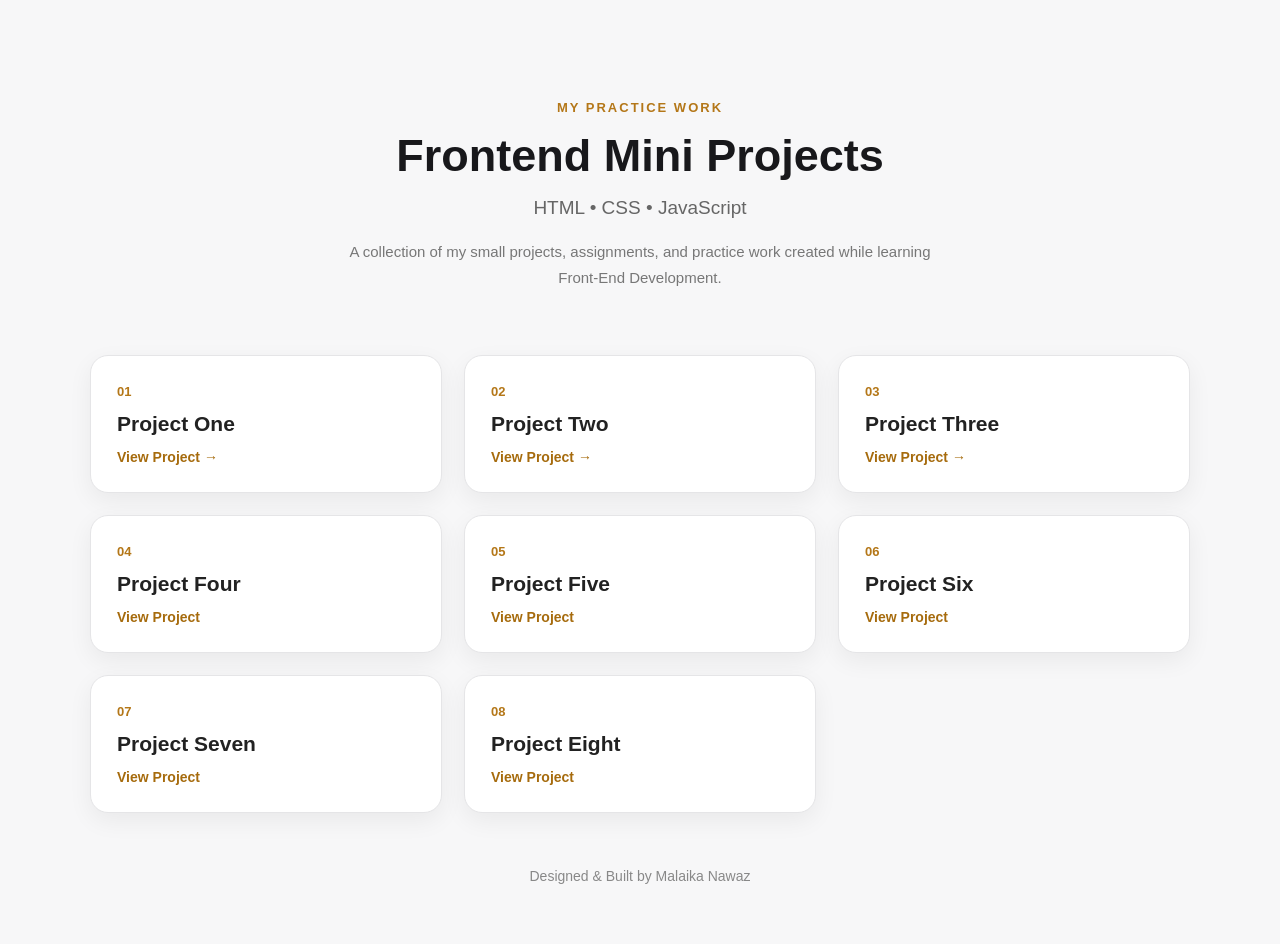
<file: index.html>
<!DOCTYPE html>
<html lang="en">
<head>

    <meta charset="UTF-8">
    <meta name="viewport" content="width=device-width, initial-scale=1.0">

    <title>Frontend Mini Projects | Malaika Nawaz</title>

    <style>

        * {
            margin: 0;
            padding: 0;
            box-sizing: border-box;
        }

        body {
            font-family: Arial, sans-serif;
            background: #f7f7f8;
            color: #222;
            padding: 40px;
        }

        .container {
            max-width: 1100px;
            margin: auto;
        }

        /* HEADER */

        header {
            text-align: center;
            padding: 60px 20px 45px;
        }

        header p {
            color: #b47718;
            letter-spacing: 2px;
            font-size: 13px;
            font-weight: bold;
        }

        header h1 {
            font-size: 45px;
            margin: 15px 0;
            color: #18181b;
        }

        header h2 {
            color: #666;
            font-size: 19px;
            font-weight: normal;
        }

        .intro {
            max-width: 620px;
            margin: 20px auto;
            color: #777;
            line-height: 1.7;
            font-size: 15px;
        }


        /* PROJECTS */

        .projects {
            display: grid;
            grid-template-columns: repeat(3, 1fr);
            gap: 22px;
        }

        .project-card {
            background: #ffffff;
            border: 1px solid #e5e5e7;
            border-radius: 18px;
            padding: 26px;

            box-shadow: 0 8px 25px rgba(0, 0, 0, 0.06);

            transition: 0.3s;
        }

        .project-card:hover {
            transform: translateY(-6px);

            border-color: #d5a14a;

            box-shadow: 0 15px 35px rgba(0, 0, 0, 0.10);
        }


        .number {
            color: #b47718;
            font-size: 13px;
            font-weight: bold;
        }

        .project-card h3 {
            font-size: 21px;
            margin: 12px 0;
            color: #222;
        }

        .project-card p {
            color: #777;
            line-height: 1.6;
            font-size: 14px;
            margin-bottom: 20px;
        }

        .project-card a {
            color: #a66b0d;
            text-decoration: none;
            font-weight: bold;
            font-size: 14px;
        }

        .project-card a:hover {
            text-decoration: underline;
        }


        /* FOOTER */

        footer {
            text-align: center;
            color: #888;
            padding: 55px 0 20px;
            font-size: 14px;
        }


        /* TABLET */

        @media (max-width: 800px) {

            body {
                padding: 25px;
            }

            .projects {
                grid-template-columns: repeat(2, 1fr);
            }

        }


        /* MOBILE */

        @media (max-width: 550px) {

            body {
                padding: 15px;
            }

            header {
                padding: 45px 10px 35px;
            }

            header h1 {
                font-size: 32px;
            }

            header h2 {
                font-size: 17px;
            }

            .projects {
                grid-template-columns: 1fr;
            }

        }

    </style>

</head>


<body>

    <div class="container">


        <header>

            <p>MY PRACTICE WORK</p>

            <h1>Frontend Mini Projects</h1>

            <h2>HTML • CSS • JavaScript</h2>

            <div class="intro">

                A collection of my small projects, assignments,
                and practice work created while learning
                Front-End Development.

            </div>

        </header>


        <section class="projects">


            <div class="project-card">

                <span class="number">01</span>

                <h3>Project One</h3>

              

                <a href="./taskflow-todo-list/index.html">
                    View Project →
                </a>

            </div>


            <div class="project-card">

                <span class="number">02</span>

                <h3>Project Two</h3>

             

                <a href="./weathercards/index.html">
                    View Project →
                </a>

            </div>


            <div class="project-card">

                <span class="number">03</span>

                <h3>Project Three</h3>

             

                <a href="expense-tracker/index.html">
                    View Project →
                </a>

            </div>

   
            <div class="project-card">

                <span class="number">04</span>

                <h3>Project Four</h3>

             

                <a href="Quiz-app/index.html"> View Project </a>

            </div>

            <div class="project-card">

                <span class="number">05</span>

                <h3>Project Five</h3>

             

                <a href="mood-tracker/index.html"> View Project </a>

            </div>



            <div class="project-card">

                <span class="number">06</span>

                <h3>Project Six</h3>

             

                <a href="GlowCart/index.html"> View Project </a>

            </div>

 <div class="project-card">

                <span class="number">07</span>

                <h3>Project Seven</h3>

             

                <a href="FitTrack/index.html"> View Project </a>

            </div>

             <div class="project-card">

                <span class="number">08</span>

                <h3>Project Eight</h3>

             

                <a href="Productivity Dashboard/index.html"> View Project </a>

            </div>
        </section>


        <footer>

            <p>
                Designed & Built by Malaika Nawaz
            </p>

        </footer>


    </div>

</body>
</html>
</file>
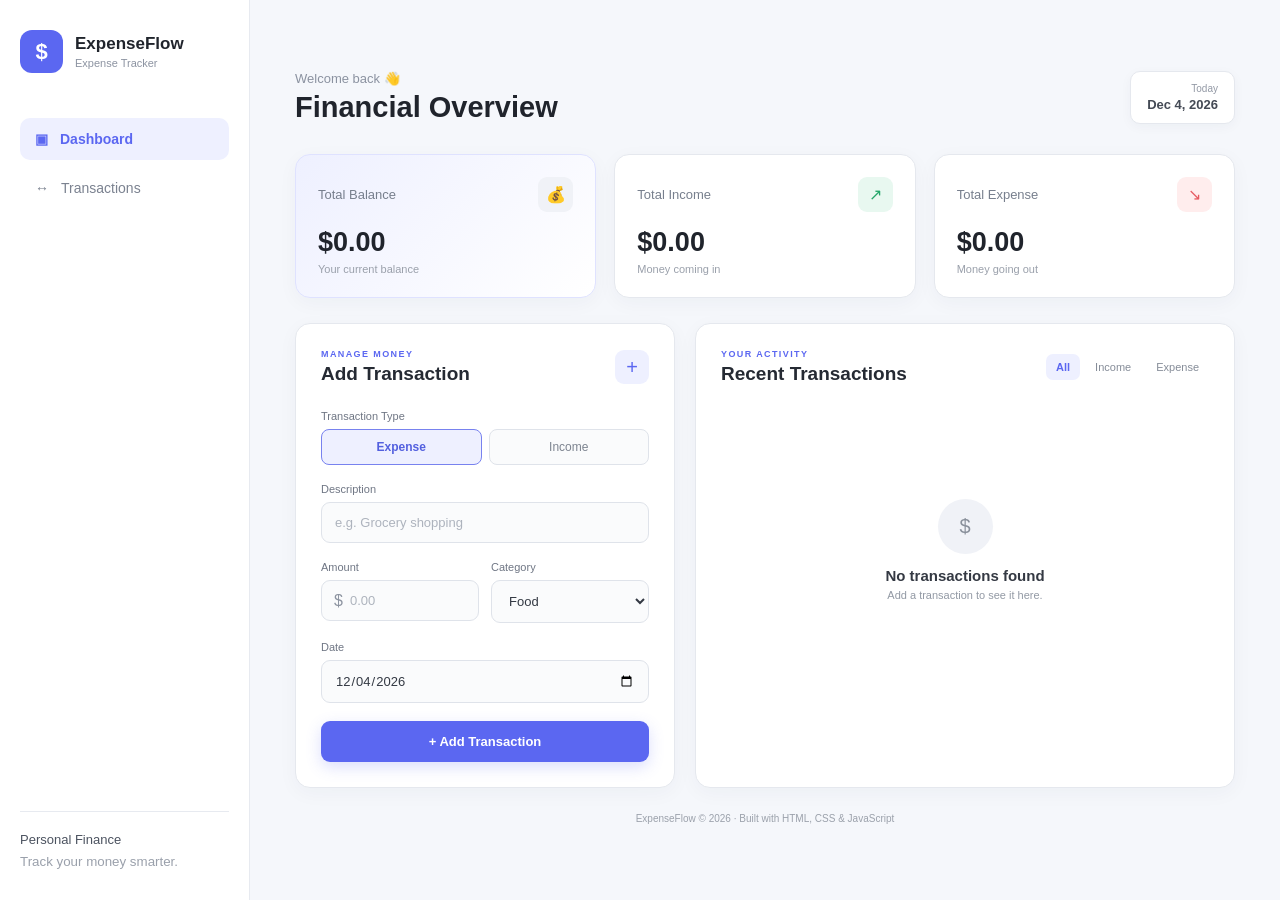
<file: expense-tracker/index.html>
<!DOCTYPE html>
<html lang="en">

<head>
    <meta charset="UTF-8">
    <meta name="viewport" content="width=device-width, initial-scale=1.0">

    <title>ExpenseFlow - Expense Tracker</title>

    <link rel="stylesheet" href="style.css">
</head>

<body>

    <div class="app">

        <!-- Sidebar -->
        <aside class="sidebar">

            <div class="logo">
                <div class="logo-icon">$</div>

                <div>
                    <h2>ExpenseFlow</h2>
                    <p>Expense Tracker</p>
                </div>
            </div>

            <nav>
                <a href="#" class="active">
                    <span>▣</span>
                    Dashboard
                </a>

                <a href="#transactions">
                    <span>↔</span>
                    Transactions
                </a>
            </nav>

            <div class="sidebar-bottom">
                <p>Personal Finance</p>
                <small>Track your money smarter.</small>
            </div>

        </aside>


        <!-- Main Content -->
        <main class="main">

            <!-- Header -->
            <header class="topbar">

                <div>
                    <p class="welcome">Welcome back 👋</p>
                    <h1>Financial Overview</h1>
                </div>

                <div class="date-box">
                    <span>Today</span>
                    <strong id="currentDate"></strong>
                </div>

            </header>


            <!-- Summary Cards -->
            <section class="summary">

                <div class="summary-card balance-card">

                    <div class="card-top">
                        <p>Total Balance</p>
                        <div class="icon">💰</div>
                    </div>

                    <h2 id="balance">$0.00</h2>

                    <p class="card-note">
                        Your current balance
                    </p>

                </div>


                <div class="summary-card">

                    <div class="card-top">
                        <p>Total Income</p>
                        <div class="icon income-icon">↗</div>
                    </div>

                    <h2 id="income">$0.00</h2>

                    <p class="card-note">
                        Money coming in
                    </p>

                </div>


                <div class="summary-card">

                    <div class="card-top">
                        <p>Total Expense</p>
                        <div class="icon expense-icon">↘</div>
                    </div>

                    <h2 id="expense">$0.00</h2>

                    <p class="card-note">
                        Money going out
                    </p>

                </div>

            </section>


            <!-- Content Grid -->
            <section class="content-grid">


                <!-- Add Transaction -->
                <div class="panel add-panel">

                    <div class="panel-heading">
                        <div>
                            <p class="label">MANAGE MONEY</p>
                            <h2>Add Transaction</h2>
                        </div>

                        <span class="plus">+</span>
                    </div>


                    <form id="transactionForm">

                        <div class="input-group">

                            <label>Transaction Type</label>

                            <div class="type-buttons">

                                <button
                                    type="button"
                                    class="type-btn active"
                                    data-type="expense">
                                    Expense
                                </button>

                                <button
                                    type="button"
                                    class="type-btn"
                                    data-type="income">
                                    Income
                                </button>

                            </div>

                        </div>


                        <div class="input-group">

                            <label for="description">
                                Description
                            </label>

                            <input
                                type="text"
                                id="description"
                                placeholder="e.g. Grocery shopping"
                                required>

                        </div>


                        <div class="form-row">

                            <div class="input-group">

                                <label for="amount">
                                    Amount
                                </label>

                                <div class="amount-input">
                                    <span>$</span>

                                    <input
                                        type="number"
                                        id="amount"
                                        placeholder="0.00"
                                        min="0"
                                        step="0.01"
                                        required>
                                </div>

                            </div>


                            <div class="input-group">

                                <label for="category">
                                    Category
                                </label>

                                <select id="category">

                                    <option value="Food">
                                        Food
                                    </option>

                                    <option value="Shopping">
                                        Shopping
                                    </option>

                                    <option value="Transport">
                                        Transport
                                    </option>

                                    <option value="Bills">
                                        Bills
                                    </option>

                                    <option value="Entertainment">
                                        Entertainment
                                    </option>

                                    <option value="Salary">
                                        Salary
                                    </option>

                                    <option value="Other">
                                        Other
                                    </option>

                                </select>

                            </div>

                        </div>


                        <div class="input-group">

                            <label for="date">
                                Date
                            </label>

                            <input
                                type="date"
                                id="date"
                                required>

                        </div>


                        <button
                            type="submit"
                            class="add-btn">

                            + Add Transaction

                        </button>

                    </form>

                </div>


                <!-- Transactions -->
                <div
                    class="panel transactions-panel"
                    id="transactions">

                    <div class="transactions-header">

                        <div>
                            <p class="label">YOUR ACTIVITY</p>
                            <h2>Recent Transactions</h2>
                        </div>

                        <div class="filters">

                            <button
                                class="filter active"
                                data-filter="all">
                                All
                            </button>

                            <button
                                class="filter"
                                data-filter="income">
                                Income
                            </button>

                            <button
                                class="filter"
                                data-filter="expense">
                                Expense
                            </button>

                        </div>

                    </div>


                    <div id="transactionList">

                        <div class="empty-state">

                            <div class="empty-icon">
                                $
                            </div>

                            <h3>No transactions yet</h3>

                            <p>
                                Add your first transaction
                                to start tracking your money.
                            </p>

                        </div>

                    </div>

                </div>

            </section>


            <footer>
                <p>
                    ExpenseFlow © 2026 · Built with HTML, CSS & JavaScript
                </p>
            </footer>

        </main>

    </div>


    <script src="script.js"></script>

</body>

</html>
</file>
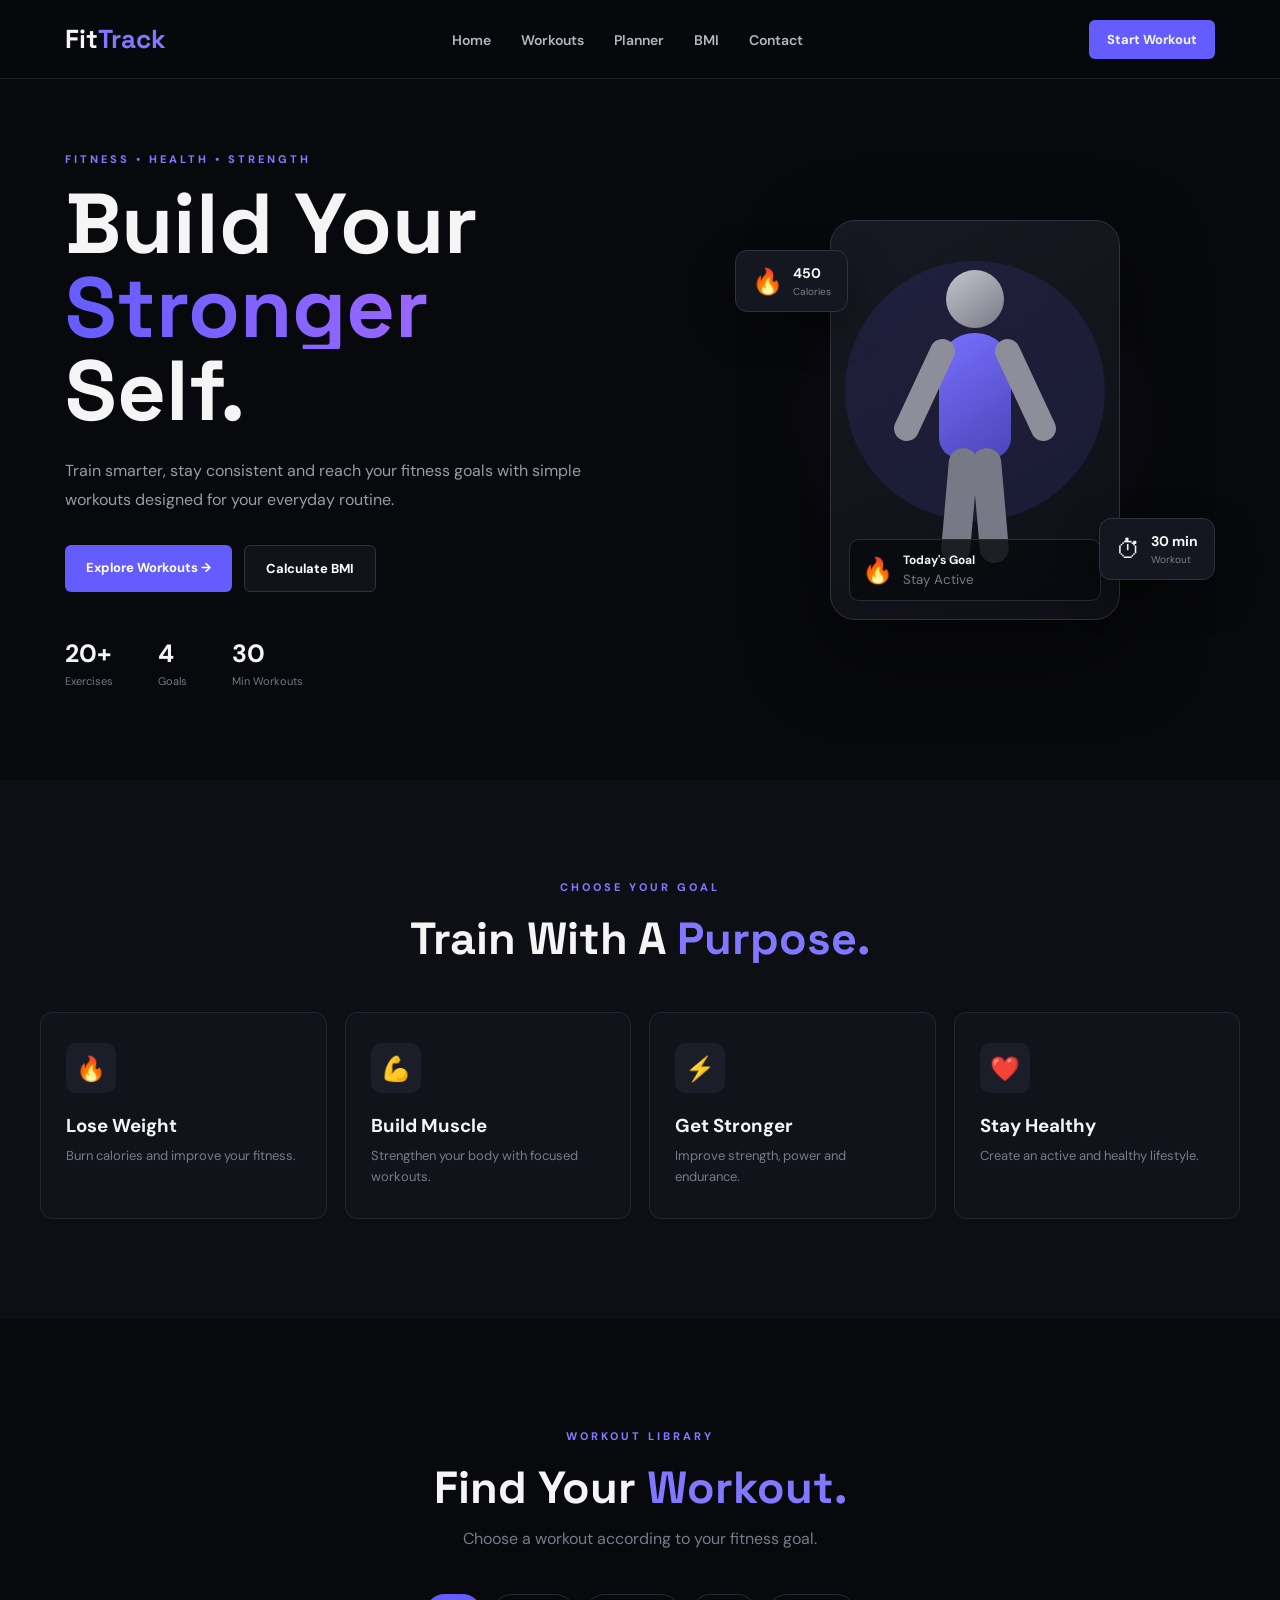
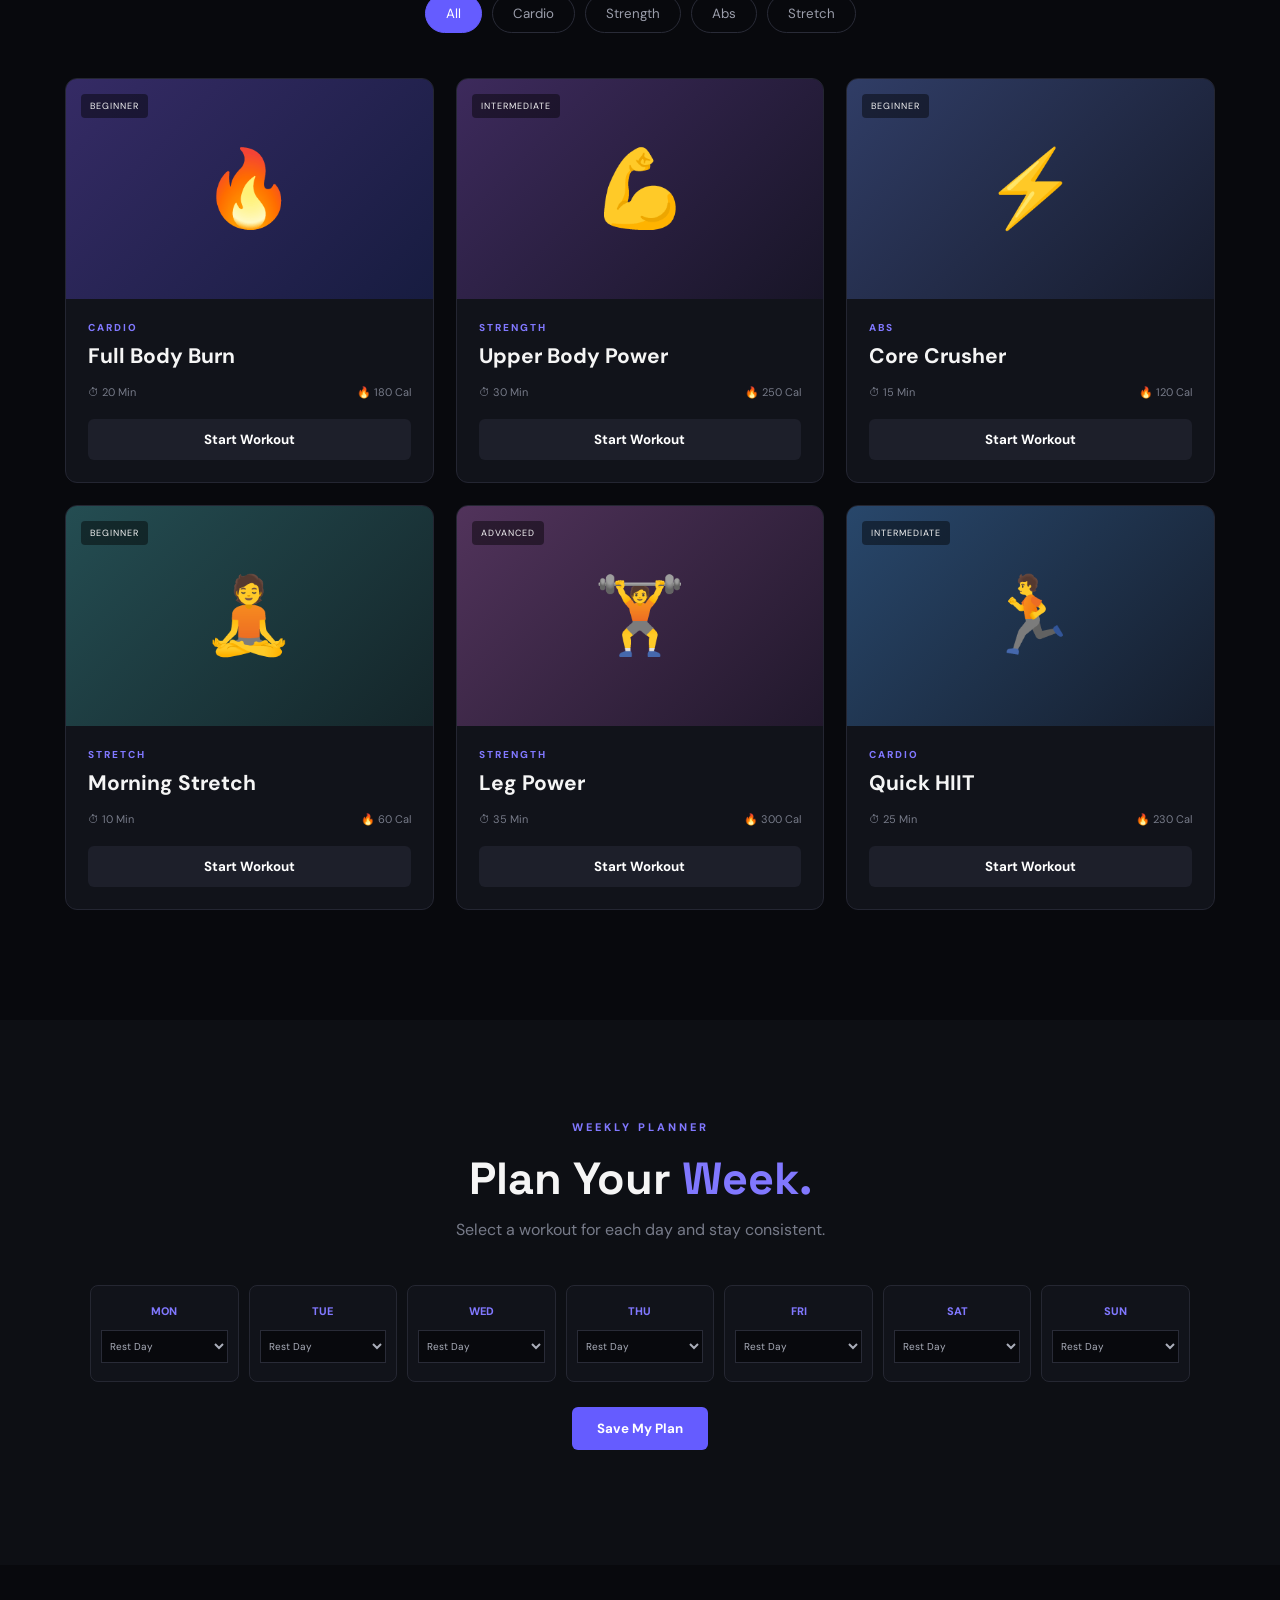
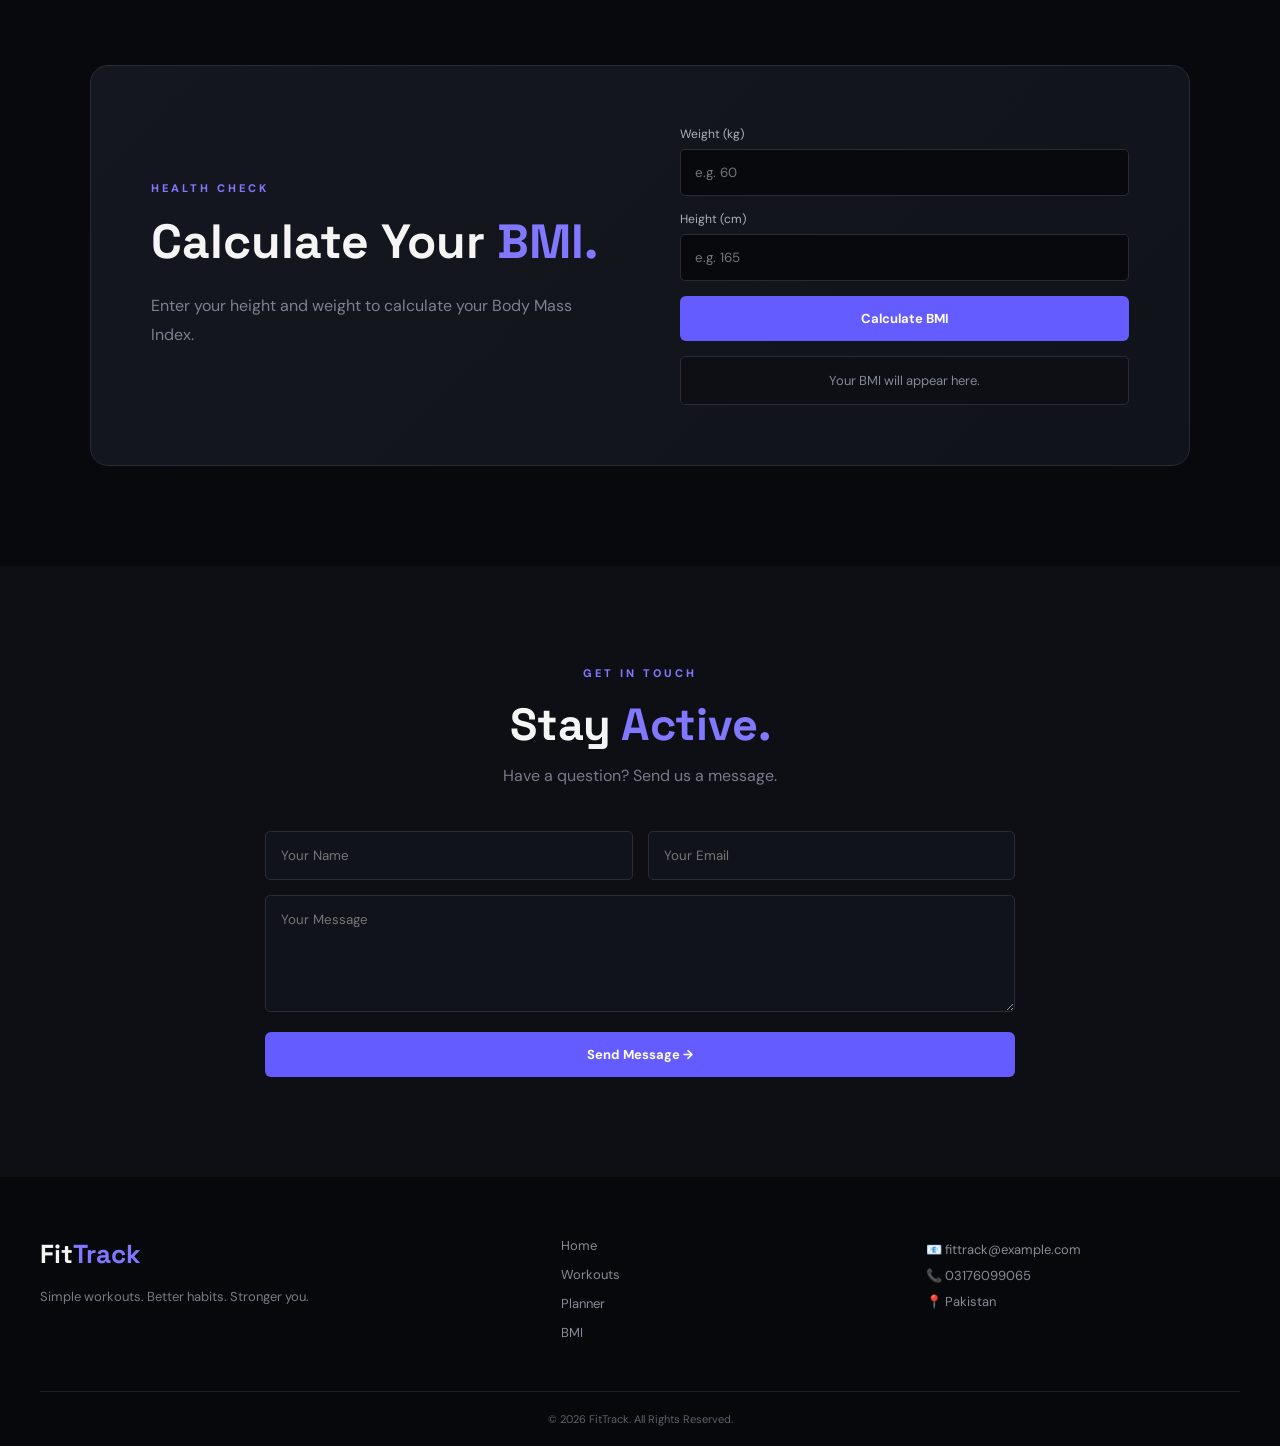
<file: FitTrack/index.html>
<!DOCTYPE html>
<html lang="en">
<head>
    <meta charset="UTF-8">
    <meta name="viewport" content="width=device-width, initial-scale=1.0">

    <title>FitTrack | Fitness & Workout</title>

    <link rel="stylesheet" href="style.css">
</head>

<body>

    <!-- Loader -->
    <div class="loader" id="loader">
        <div class="loader-logo">FT</div>
        <h3>FitTrack</h3>
        <p>BUILD YOUR BEST SELF</p>
    </div>


    <!-- Navbar -->
    <header>
        <nav class="navbar">

            <a href="#home" class="logo">
                Fit<span>Track</span>
            </a>

            <button class="menu-btn" id="menuBtn">☰</button>

            <ul class="nav-links" id="navLinks">
                <li><a href="#home">Home</a></li>
                <li><a href="#workouts">Workouts</a></li>
                <li><a href="#planner">Planner</a></li>
                <li><a href="#bmi">BMI</a></li>
                <li><a href="#contact">Contact</a></li>
            </ul>

            <a href="#workouts" class="nav-btn">Start Workout</a>

        </nav>
    </header>


    <!-- Hero -->
    <section class="hero" id="home">

        <div class="hero-content">

            <p class="eyebrow">FITNESS • HEALTH • STRENGTH</p>

            <h1>
                Build Your
                <span>Stronger</span>
                Self.
            </h1>

            <p class="hero-text">
                Train smarter, stay consistent and reach your fitness
                goals with simple workouts designed for your everyday routine.
            </p>

            <div class="hero-buttons">
                <a href="#workouts" class="primary-btn">
                    Explore Workouts →
                </a>

                <a href="#bmi" class="secondary-btn">
                    Calculate BMI
                </a>
            </div>

            <div class="hero-stats">

                <div>
                    <strong>20+</strong>
                    <span>Exercises</span>
                </div>

                <div>
                    <strong>4</strong>
                    <span>Goals</span>
                </div>

                <div>
                    <strong>30</strong>
                    <span>Min Workouts</span>
                </div>

            </div>

        </div>


        <div class="hero-visual">

            <div class="glow-circle"></div>

            <div class="fitness-card">

                <div class="person-shape">
                    <div class="head"></div>
                    <div class="body-shape"></div>
                    <div class="arm left-arm"></div>
                    <div class="arm right-arm"></div>
                    <div class="leg left-leg"></div>
                    <div class="leg right-leg"></div>
                </div>

                <div class="workout-label">
                    <span>🔥</span>
                    <div>
                        <strong>Today's Goal</strong>
                        <small>Stay Active</small>
                    </div>
                </div>

            </div>

            <div class="floating-card card-one">
                <span>🔥</span>
                <div>
                    <strong>450</strong>
                    <small>Calories</small>
                </div>
            </div>

            <div class="floating-card card-two">
                <span>⏱</span>
                <div>
                    <strong>30 min</strong>
                    <small>Workout</small>
                </div>
            </div>

        </div>

    </section>


    <!-- Goal Section -->
    <section class="goals">

        <div class="section-title">
            <p class="eyebrow">CHOOSE YOUR GOAL</p>
            <h2>Train With A <span>Purpose.</span></h2>
        </div>

        <div class="goal-grid">

            <div class="goal-card">
                <div class="goal-icon">🔥</div>
                <h3>Lose Weight</h3>
                <p>Burn calories and improve your fitness.</p>
            </div>

            <div class="goal-card">
                <div class="goal-icon">💪</div>
                <h3>Build Muscle</h3>
                <p>Strengthen your body with focused workouts.</p>
            </div>

            <div class="goal-card">
                <div class="goal-icon">⚡</div>
                <h3>Get Stronger</h3>
                <p>Improve strength, power and endurance.</p>
            </div>

            <div class="goal-card">
                <div class="goal-icon">❤️</div>
                <h3>Stay Healthy</h3>
                <p>Create an active and healthy lifestyle.</p>
            </div>

        </div>

    </section>


    <!-- Workouts -->
    <section class="workout-section" id="workouts">

        <div class="section-title">

            <p class="eyebrow">WORKOUT LIBRARY</p>

            <h2>Find Your <span>Workout.</span></h2>

            <p>
                Choose a workout according to your fitness goal.
            </p>

        </div>


        <!-- Filters -->
        <div class="filters">

            <button class="filter-btn active" data-category="all">
                All
            </button>

            <button class="filter-btn" data-category="cardio">
                Cardio
            </button>

            <button class="filter-btn" data-category="strength">
                Strength
            </button>

            <button class="filter-btn" data-category="abs">
                Abs
            </button>

            <button class="filter-btn" data-category="stretch">
                Stretch
            </button>

        </div>


        <div class="workout-grid" id="workoutGrid">

            <!-- Cardio -->
            <div class="workout-card" data-category="cardio">

                <div class="workout-image cardio-image">
                    <span>🔥</span>
                    <small>BEGINNER</small>
                </div>

                <div class="workout-info">

                    <p>CARDIO</p>

                    <h3>Full Body Burn</h3>

                    <div class="workout-details">
                        <span>⏱ 20 Min</span>
                        <span>🔥 180 Cal</span>
                    </div>

                    <button
                        class="start-btn"
                        data-workout="Full Body Burn"
                        data-duration="20">
                        Start Workout
                    </button>

                </div>

            </div>


            <!-- Strength -->
            <div class="workout-card" data-category="strength">

                <div class="workout-image strength-image">
                    <span>💪</span>
                    <small>INTERMEDIATE</small>
                </div>

                <div class="workout-info">

                    <p>STRENGTH</p>

                    <h3>Upper Body Power</h3>

                    <div class="workout-details">
                        <span>⏱ 30 Min</span>
                        <span>🔥 250 Cal</span>
                    </div>

                    <button
                        class="start-btn"
                        data-workout="Upper Body Power"
                        data-duration="30">
                        Start Workout
                    </button>

                </div>

            </div>


            <!-- Abs -->
            <div class="workout-card" data-category="abs">

                <div class="workout-image abs-image">
                    <span>⚡</span>
                    <small>BEGINNER</small>
                </div>

                <div class="workout-info">

                    <p>ABS</p>

                    <h3>Core Crusher</h3>

                    <div class="workout-details">
                        <span>⏱ 15 Min</span>
                        <span>🔥 120 Cal</span>
                    </div>

                    <button
                        class="start-btn"
                        data-workout="Core Crusher"
                        data-duration="15">
                        Start Workout
                    </button>

                </div>

            </div>


            <!-- Stretch -->
            <div class="workout-card" data-category="stretch">

                <div class="workout-image stretch-image">
                    <span>🧘</span>
                    <small>BEGINNER</small>
                </div>

                <div class="workout-info">

                    <p>STRETCH</p>

                    <h3>Morning Stretch</h3>

                    <div class="workout-details">
                        <span>⏱ 10 Min</span>
                        <span>🔥 60 Cal</span>
                    </div>

                    <button
                        class="start-btn"
                        data-workout="Morning Stretch"
                        data-duration="10">
                        Start Workout
                    </button>

                </div>

            </div>


            <!-- Strength -->
            <div class="workout-card" data-category="strength">

                <div class="workout-image strength-two">
                    <span>🏋️</span>
                    <small>ADVANCED</small>
                </div>

                <div class="workout-info">

                    <p>STRENGTH</p>

                    <h3>Leg Power</h3>

                    <div class="workout-details">
                        <span>⏱ 35 Min</span>
                        <span>🔥 300 Cal</span>
                    </div>

                    <button
                        class="start-btn"
                        data-workout="Leg Power"
                        data-duration="35">
                        Start Workout
                    </button>

                </div>

            </div>


            <!-- Cardio -->
            <div class="workout-card" data-category="cardio">

                <div class="workout-image cardio-two">
                    <span>🏃</span>
                    <small>INTERMEDIATE</small>
                </div>

                <div class="workout-info">

                    <p>CARDIO</p>

                    <h3>Quick HIIT</h3>

                    <div class="workout-details">
                        <span>⏱ 25 Min</span>
                        <span>🔥 230 Cal</span>
                    </div>

                    <button
                        class="start-btn"
                        data-workout="Quick HIIT"
                        data-duration="25">
                        Start Workout
                    </button>

                </div>

            </div>

        </div>

    </section>


    <!-- Planner -->
    <section class="planner-section" id="planner">

        <div class="section-title">

            <p class="eyebrow">WEEKLY PLANNER</p>

            <h2>Plan Your <span>Week.</span></h2>

            <p>
                Select a workout for each day and stay consistent.
            </p>

        </div>


        <div class="planner">

            <div class="day-card">
                <span>MON</span>
                <select class="day-select">
                    <option value="">Rest Day</option>
                    <option>Cardio</option>
                    <option>Strength</option>
                    <option>Abs</option>
                    <option>Stretch</option>
                </select>
            </div>

            <div class="day-card">
                <span>TUE</span>
                <select class="day-select">
                    <option value="">Rest Day</option>
                    <option>Cardio</option>
                    <option>Strength</option>
                    <option>Abs</option>
                    <option>Stretch</option>
                </select>
            </div>

            <div class="day-card">
                <span>WED</span>
                <select class="day-select">
                    <option value="">Rest Day</option>
                    <option>Cardio</option>
                    <option>Strength</option>
                    <option>Abs</option>
                    <option>Stretch</option>
                </select>
            </div>

            <div class="day-card">
                <span>THU</span>
                <select class="day-select">
                    <option value="">Rest Day</option>
                    <option>Cardio</option>
                    <option>Strength</option>
                    <option>Abs</option>
                    <option>Stretch</option>
                </select>
            </div>

            <div class="day-card">
                <span>FRI</span>
                <select class="day-select">
                    <option value="">Rest Day</option>
                    <option>Cardio</option>
                    <option>Strength</option>
                    <option>Abs</option>
                    <option>Stretch</option>
                </select>
            </div>

            <div class="day-card">
                <span>SAT</span>
                <select class="day-select">
                    <option value="">Rest Day</option>
                    <option>Cardio</option>
                    <option>Strength</option>
                    <option>Abs</option>
                    <option>Stretch</option>
                </select>
            </div>

            <div class="day-card">
                <span>SUN</span>
                <select class="day-select">
                    <option value="">Rest Day</option>
                    <option>Cardio</option>
                    <option>Strength</option>
                    <option>Abs</option>
                    <option>Stretch</option>
                </select>
            </div>

        </div>

        <button class="save-plan" id="savePlan">
            Save My Plan
        </button>

        <p class="plan-message" id="planMessage"></p>

    </section>


    <!-- BMI -->
    <section class="bmi-section" id="bmi">

        <div class="bmi-box">

            <div class="bmi-content">

                <p class="eyebrow">HEALTH CHECK</p>

                <h2>Calculate Your <span>BMI.</span></h2>

                <p>
                    Enter your height and weight to calculate
                    your Body Mass Index.
                </p>

            </div>


            <form id="bmiForm" class="bmi-form">

                <div class="input-group">

                    <label>Weight (kg)</label>

                    <input
                        type="number"
                        id="weight"
                        placeholder="e.g. 60"
                        min="1"
                        required>

                </div>


                <div class="input-group">

                    <label>Height (cm)</label>

                    <input
                        type="number"
                        id="height"
                        placeholder="e.g. 165"
                        min="1"
                        required>

                </div>


                <button type="submit" class="primary-btn">
                    Calculate BMI
                </button>

                <div class="bmi-result" id="bmiResult">
                    Your BMI will appear here.
                </div>

            </form>

        </div>

    </section>


    <!-- Timer Modal -->
    <div class="timer-overlay" id="timerOverlay">

        <div class="timer-box">

            <button class="close-timer" id="closeTimer">
                ×
            </button>

            <p class="eyebrow">WORKOUT TIMER</p>

            <h2 id="timerWorkout">
                Workout
            </h2>

            <div class="timer-circle">

                <span id="timerDisplay">
                    00:00
                </span>

            </div>

            <div class="timer-buttons">

                <button id="pauseTimer">
                    Pause
                </button>

                <button id="stopTimer">
                    Stop
                </button>

            </div>

        </div>

    </div>


    <!-- Contact -->
    <section class="contact-section" id="contact">

        <div class="section-title">

            <p class="eyebrow">GET IN TOUCH</p>

            <h2>Stay <span>Active.</span></h2>

            <p>
                Have a question? Send us a message.
            </p>

        </div>


        <form class="contact-form" id="contactForm">

            <div class="form-row">

                <input
                    type="text"
                    id="contactName"
                    placeholder="Your Name"
                    required>

                <input
                    type="email"
                    placeholder="Your Email"
                    required>

            </div>

            <textarea
                placeholder="Your Message"
                rows="5"
                required></textarea>

            <button class="primary-btn" type="submit">
                Send Message →
            </button>

        </form>

    </section>


    <!-- Footer -->
    <footer>

        <div class="footer-content">

            <div>
                <a href="#home" class="logo">
                    Fit<span>Track</span>
                </a>

                <p>
                    Simple workouts. Better habits. Stronger you.
                </p>
            </div>

            <div class="footer-links">

                <a href="#home">Home</a>
                <a href="#workouts">Workouts</a>
                <a href="#planner">Planner</a>
                <a href="#bmi">BMI</a>

            </div>

            <div class="footer-contact">

                <p>📧 fittrack@example.com</p>
                <p>📞 03176099065</p>
                <p>📍 Pakistan</p>

            </div>

        </div>


        <div class="copyright">
            © 2026 FitTrack. All Rights Reserved.
        </div>

    </footer>


    <script src="script.js"></script>

</body>
</html>
</file>
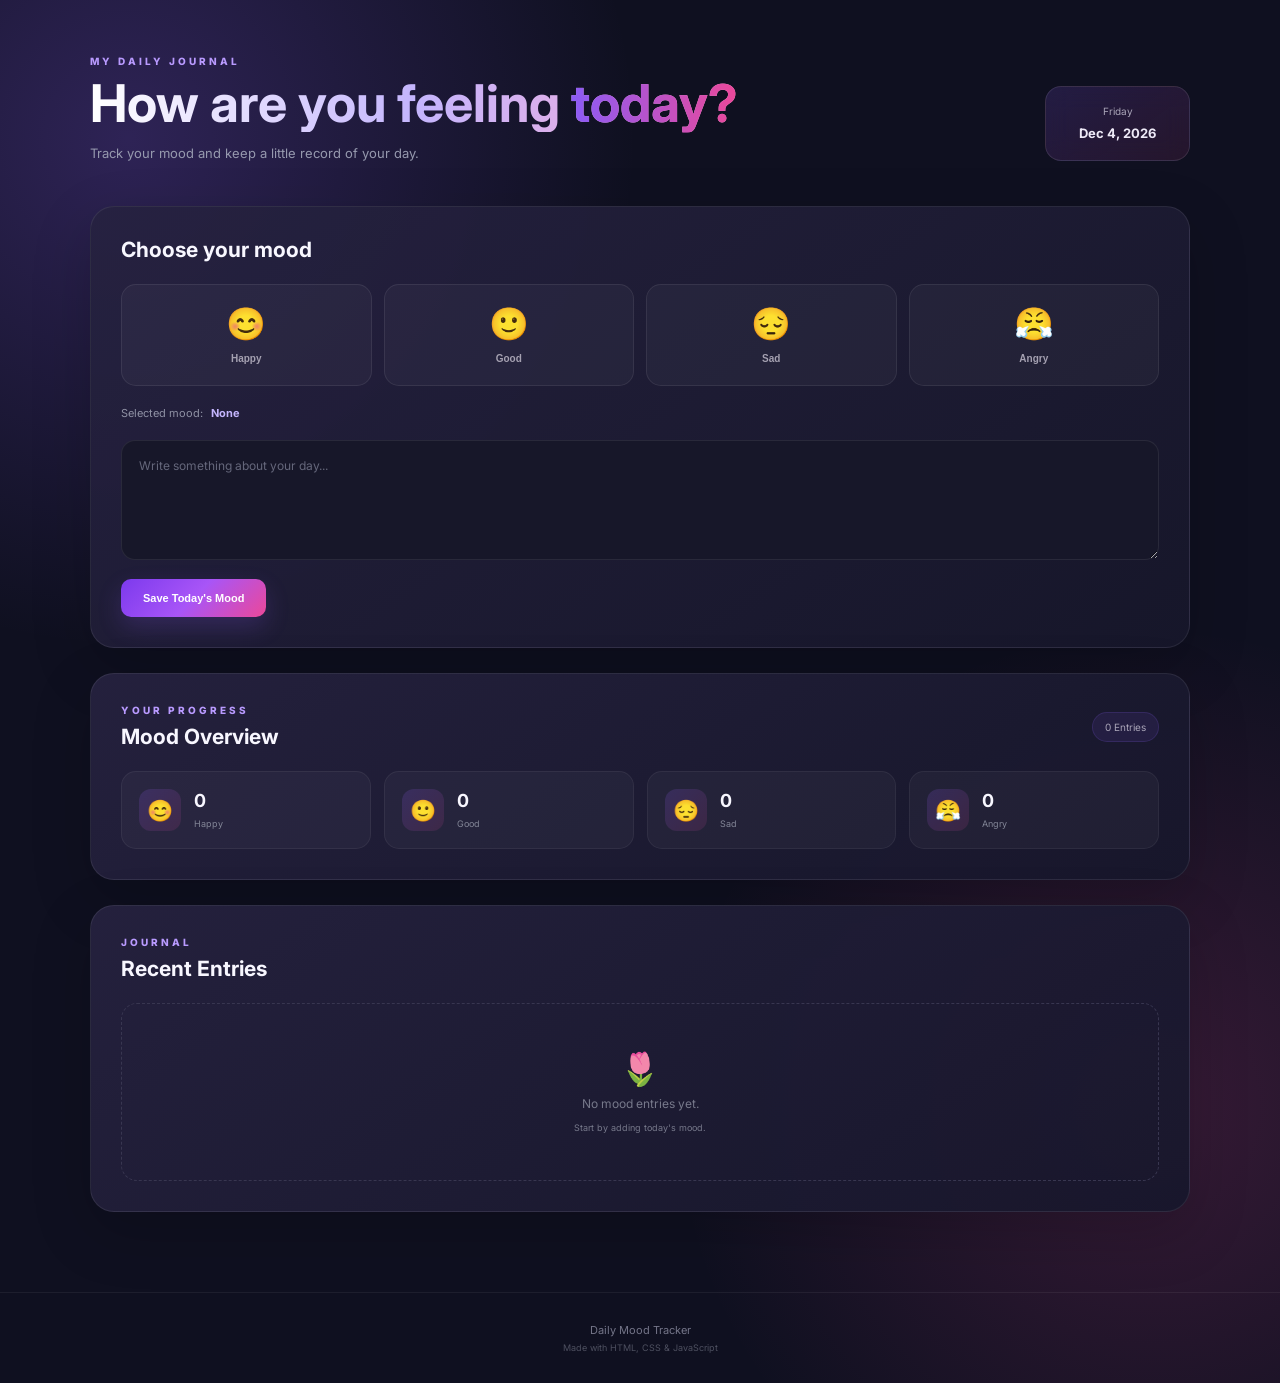
<file: mood-tracker/index.html>
<!DOCTYPE html>
<html lang="en">
<head>
    <meta charset="UTF-8">
    <meta name="viewport" content="width=device-width, initial-scale=1.0">
    <title>Daily Mood Tracker</title>

    <link rel="stylesheet" href="style.css">
</head>

<body>

    <main class="app">

        <!-- HEADER -->
        <header class="header">

            <div>
                <p class="mini-title">MY DAILY JOURNAL</p>

                <h1>
                    How are you feeling
                    <span>today?</span>
                </h1>

                <p class="subtitle">
                    Track your mood and keep a little record of your day.
                </p>
            </div>

            <div class="date-box">
                <span id="dayName">Today</span>
                <strong id="currentDate"></strong>
            </div>

        </header>


        <!-- MOOD SECTION -->
        <section class="mood-section">

            <h2>Choose your mood</h2>

            <div class="moods">

                <button class="mood" data-mood="Happy">
                    <span>😊</span>
                    <small>Happy</small>
                </button>

                <button class="mood" data-mood="Good">
                    <span>🙂</span>
                    <small>Good</small>
                </button>

                <button class="mood" data-mood="Sad">
                    <span>😔</span>
                    <small>Sad</small>
                </button>

                <button class="mood" data-mood="Angry">
                    <span>😤</span>
                    <small>Angry</small>
                </button>

            </div>


            <div class="selected-mood">
                Selected mood:
                <strong id="selectedMood">None</strong>
            </div>


            <textarea
                id="moodNote"
                placeholder="Write something about your day..."
            ></textarea>


            <button id="saveMood" class="save-btn">
                Save Today's Mood
            </button>

        </section>


        <!-- MOOD OVERVIEW -->
        <section class="stats-section">

            <div class="section-title">

                <div>
                    <p class="mini-title">YOUR PROGRESS</p>
                    <h2>Mood Overview</h2>
                </div>

                <span id="totalEntries">0 Entries</span>

            </div>


            <div class="stats">

                <div class="stat-card">
                    <span>😊</span>

                    <div>
                        <strong id="happyCount">0</strong>
                        <small>Happy</small>
                    </div>
                </div>


                <div class="stat-card">
                    <span>🙂</span>

                    <div>
                        <strong id="goodCount">0</strong>
                        <small>Good</small>
                    </div>
                </div>


                <div class="stat-card">
                    <span>😔</span>

                    <div>
                        <strong id="sadCount">0</strong>
                        <small>Sad</small>
                    </div>
                </div>


                <div class="stat-card">
                    <span>😤</span>

                    <div>
                        <strong id="angryCount">0</strong>
                        <small>Angry</small>
                    </div>
                </div>

            </div>

        </section>


        <!-- RECENT ENTRIES -->
        <section class="entries-section">

            <div class="section-title">

                <div>
                    <p class="mini-title">JOURNAL</p>
                    <h2>Recent Entries</h2>
                </div>

            </div>


            <div id="entriesList" class="entries-list">

                <div class="empty">
                    <span>🌷</span>

                    <p>No mood entries yet.</p>

                    <small>
                        Start by adding today's mood.
                    </small>
                </div>

            </div>

        </section>

    </main>


    <footer>
        <p>Daily Mood Tracker</p>
        <small>Made with HTML, CSS & JavaScript</small>
    </footer>


    <script src="script.js"></script>

</body>
</html>
</file>
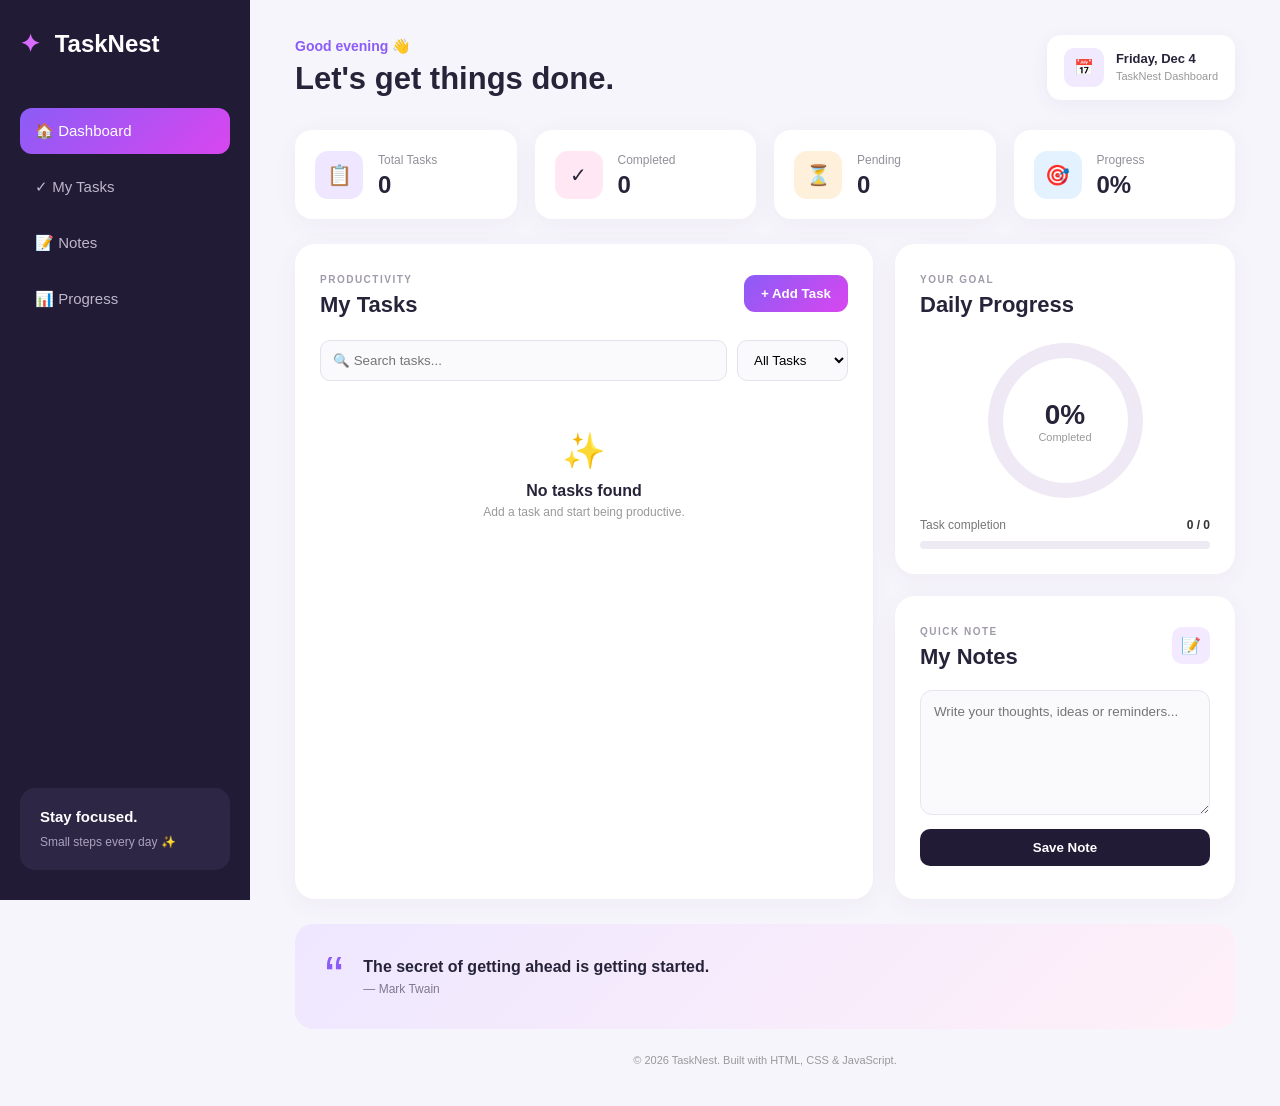
<file: Productivity Dashboard/index.html>
<!DOCTYPE html>
<html lang="en">
<head>
    <meta charset="UTF-8">
    <meta name="viewport" content="width=device-width, initial-scale=1.0">
    <title>TaskNest - Productivity Dashboard</title>

    <link rel="stylesheet" href="style.css">
</head>
<body>

    <div class="app">

        <!-- Sidebar -->
        <aside class="sidebar">
            <div class="logo">
                <span>✦</span> TaskNest
            </div>

            <nav>
                <a href="#dashboard" class="active">🏠 Dashboard</a>
                <a href="#tasks">✓ My Tasks</a>
                <a href="#notes">📝 Notes</a>
                <a href="#progress">📊 Progress</a>
            </nav>

            <div class="sidebar-bottom">
                <p>Stay focused.</p>
                <span>Small steps every day ✨</span>
            </div>
        </aside>

        <!-- Main -->
        <main class="main">

            <!-- Header -->
            <header class="header">
                <div>
                    <p class="welcome">Good evening 👋</p>
                    <h1>Let's get things done.</h1>
                </div>

                <div class="date-box">
                    <span>📅</span>
                    <div>
                        <strong id="currentDate">Today</strong>
                        <small>TaskNest Dashboard</small>
                    </div>
                </div>
            </header>

            <!-- Stats -->
            <section class="stats">

                <div class="stat-card">
                    <div class="stat-icon purple">📋</div>
                    <div>
                        <span>Total Tasks</span>
                        <h2 id="totalTasks">0</h2>
                    </div>
                </div>

                <div class="stat-card">
                    <div class="stat-icon pink">✓</div>
                    <div>
                        <span>Completed</span>
                        <h2 id="completedTasks">0</h2>
                    </div>
                </div>

                <div class="stat-card">
                    <div class="stat-icon orange">⏳</div>
                    <div>
                        <span>Pending</span>
                        <h2 id="pendingTasks">0</h2>
                    </div>
                </div>

                <div class="stat-card">
                    <div class="stat-icon blue">🎯</div>
                    <div>
                        <span>Progress</span>
                        <h2 id="progressPercent">0%</h2>
                    </div>
                </div>

            </section>

            <!-- Content Grid -->
            <div class="content-grid">

                <!-- Tasks -->
                <section class="panel tasks-panel" id="tasks">

                    <div class="panel-heading">
                        <div>
                            <span class="small-title">PRODUCTIVITY</span>
                            <h2>My Tasks</h2>
                        </div>

                        <button class="add-btn" onclick="openTaskForm()">
                            + Add Task
                        </button>
                    </div>

                    <!-- Add Task Form -->
                    <div class="task-form" id="taskForm">

                        <input type="text" id="taskInput"
                            placeholder="Enter a new task...">

                        <select id="priorityInput">
                            <option value="High">High Priority</option>
                            <option value="Medium" selected>Medium Priority</option>
                            <option value="Low">Low Priority</option>
                        </select>

                        <button onclick="addTask()">Add</button>

                    </div>

                    <!-- Search -->
                    <div class="task-tools">

                        <input type="text"
                            id="searchInput"
                            placeholder="🔍 Search tasks..."
                            onkeyup="displayTasks()">

                        <select id="filterInput" onchange="displayTasks()">
                            <option value="all">All Tasks</option>
                            <option value="pending">Pending</option>
                            <option value="completed">Completed</option>
                        </select>

                    </div>

                    <div id="taskList" class="task-list"></div>

                    <div class="empty-state" id="emptyState">
                        <div>✨</div>
                        <h3>No tasks found</h3>
                        <p>Add a task and start being productive.</p>
                    </div>

                </section>

                <!-- Right Side -->
                <div class="right-column">

                    <!-- Progress -->
                    <section class="panel progress-panel" id="progress">

                        <div class="panel-heading">
                            <div>
                                <span class="small-title">YOUR GOAL</span>
                                <h2>Daily Progress</h2>
                            </div>
                        </div>

                        <div class="progress-circle">
                            <div>
                                <strong id="circlePercent">0%</strong>
                                <span>Completed</span>
                            </div>
                        </div>

                        <div class="progress-info">
                            <span>Task completion</span>
                            <strong id="progressText">0 / 0</strong>
                        </div>

                        <div class="progress-bar">
                            <div id="progressBar"></div>
                        </div>

                    </section>

                    <!-- Quick Note -->
                    <section class="panel notes-panel" id="notes">

                        <div class="panel-heading">
                            <div>
                                <span class="small-title">QUICK NOTE</span>
                                <h2>My Notes</h2>
                            </div>

                            <span class="note-icon">📝</span>
                        </div>

                        <textarea id="notesInput"
                            placeholder="Write your thoughts, ideas or reminders..."></textarea>

                        <button class="save-note" onclick="saveNote()">
                            Save Note
                        </button>

                        <p id="noteMessage"></p>

                    </section>

                </div>

            </div>

            <!-- Quote -->
            <section class="quote-section">
                <div class="quote-icon">“</div>

                <div>
                    <p>
                        The secret of getting ahead is getting started.
                    </p>
                    <span>— Mark Twain</span>
                </div>
            </section>

            <footer>
                <p>© 2026 TaskNest. Built with HTML, CSS & JavaScript.</p>
            </footer>

        </main>

    </div>

    <script src="script.js"></script>
</body>
</html>
</file>
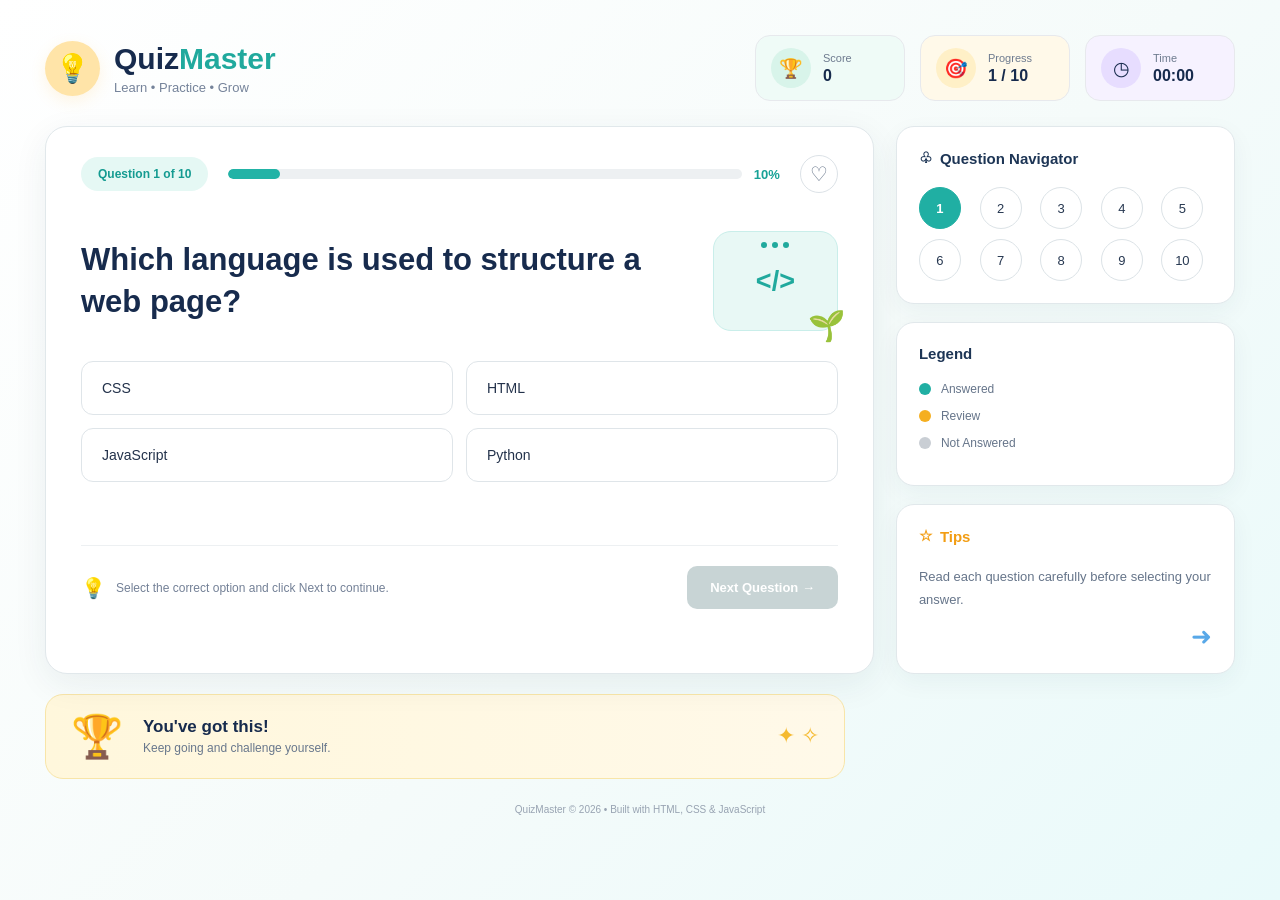
<file: Quiz-app/index.html>
<!DOCTYPE html>
<html lang="en">
<head>
    <meta charset="UTF-8">
    <meta name="viewport" content="width=device-width, initial-scale=1.0">

    <title>Quiz Master - Learn Practice Grow</title>

    <link rel="stylesheet" href="style.css">
</head>

<body>

    <div class="app">

        <!-- HEADER -->
        <header class="header">

            <div class="brand">
                <div class="brand-icon">💡</div>

                <div>
                    <h1>Quiz<span>Master</span></h1>
                    <p>Learn • Practice • Grow</p>
                </div>
            </div>


            <div class="header-stats">

                <div class="stat-card green">
                    <div class="stat-icon">🏆</div>
                    <div>
                        <small>Score</small>
                        <strong id="score">0</strong>
                    </div>
                </div>


                <div class="stat-card yellow">
                    <div class="stat-icon">🎯</div>
                    <div>
                        <small>Progress</small>
                        <strong>
                            <span id="progressNumber">1</span> / 10
                        </strong>
                    </div>
                </div>


                <div class="stat-card purple">
                    <div class="stat-icon">◷</div>
                    <div>
                        <small>Time</small>
                        <strong id="timer">00:00</strong>
                    </div>
                </div>

            </div>

        </header>


        <!-- MAIN LAYOUT -->
        <div class="content">

            <!-- QUIZ SECTION -->
            <main class="quiz-card">

                <div class="quiz-top">

                    <div class="question-badge">
                        Question <span id="questionNumber">1</span> of 10
                    </div>

                    <div class="progress-area">

                        <div class="progress-bar">
                            <div id="progress"></div>
                        </div>

                        <span id="progressPercent">10%</span>

                    </div>

                    <button class="bookmark" id="bookmarkBtn">
                        ♡
                    </button>

                </div>


                <!-- QUESTION -->
                <section class="question-section">

                    <div class="question-content">

                        <h2 id="question">
                            Which language is used to structure a web page?
                        </h2>

                        <div class="question-decoration">
                            <div class="code-window">
                                <div class="window-dots">
                                    <span></span>
                                    <span></span>
                                    <span></span>
                                </div>

                                <div class="code-symbol">
                                    &lt;/&gt;
                                </div>
                            </div>

                            <div class="mini-plant">🌱</div>
                        </div>

                    </div>


                    <!-- OPTIONS -->
                    <div id="options" class="options"></div>


                    <!-- FEEDBACK -->
                    <div id="feedback" class="feedback"></div>

                </section>


                <!-- FOOTER -->
                <div class="quiz-footer">

                    <div class="hint">
                        <span>💡</span>
                        <p>Select the correct option and click Next to continue.</p>
                    </div>

                    <button
                        id="nextBtn"
                        class="next-btn"
                        disabled>
                        Next Question →
                    </button>

                </div>

            </main>


            <!-- SIDEBAR -->
            <aside class="sidebar">


                <!-- QUESTION NAVIGATOR -->
                <div class="side-card">

                    <h3>
                        <span class="map-icon">♧</span>
                        Question Navigator
                    </h3>

                    <div id="questionNavigator" class="navigator"></div>

                </div>


                <!-- LEGEND -->
                <div class="side-card">

                    <h3>Legend</h3>

                    <div class="legend-item">
                        <span class="legend-dot answered"></span>
                        Answered
                    </div>

                    <div class="legend-item">
                        <span class="legend-dot review"></span>
                        Review
                    </div>

                    <div class="legend-item">
                        <span class="legend-dot unanswered"></span>
                        Not Answered
                    </div>

                </div>


                <!-- TIPS -->
                <div class="side-card tips-card">

                    <h3>
                        <span>☆</span>
                        Tips
                    </h3>

                    <p>
                        Read each question carefully before selecting your answer.
                    </p>

                    <div class="tip-arrow">➜</div>

                </div>

            </aside>

        </div>


        <!-- MOTIVATION -->
        <div class="motivation">

            <div class="trophy">
                🏆
            </div>

            <div>
                <h3>You've got this!</h3>
                <p>Keep going and challenge yourself.</p>
            </div>

            <div class="sparkles">
                ✦ ✧
            </div>

        </div>


        <!-- RESULT -->
        <section id="resultCard" class="result-card hidden">

            <div class="result-trophy">
                🏆
            </div>

            <p class="completed">QUIZ COMPLETED</p>

            <h2>Great Job!</h2>

            <p class="result-text">
                You completed the QuizMaster challenge.
            </p>

            <div class="final-score">
                <strong id="finalScore">0</strong>
                <span>/ 10</span>
            </div>

            <p id="resultMessage"></p>

            <button id="restartBtn" class="restart-btn">
                ↻ Restart Quiz
            </button>

        </section>


        <footer>
            QuizMaster © 2026 • Built with HTML, CSS & JavaScript
        </footer>

    </div>


    <script src="script.js"></script>

</body>
</html>
</file>
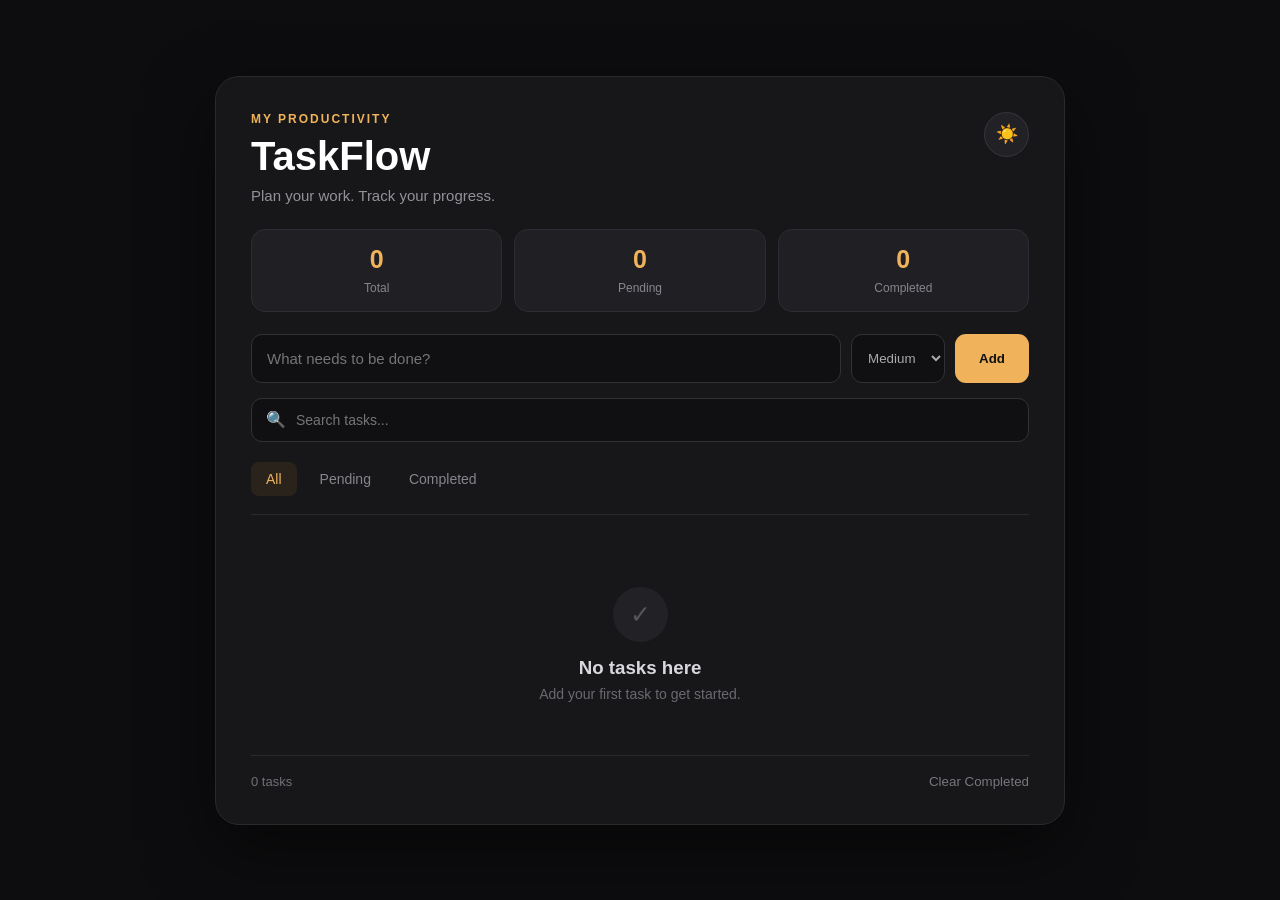
<file: taskflow-todo-list/index.html>
<!DOCTYPE html>
<html lang="en">
<head>

    <meta charset="UTF-8">
    <meta name="viewport" content="width=device-width, initial-scale=1.0">

    <title>TaskFlow - Smart To-Do Manager</title>

    <link rel="stylesheet" href="style.css">

</head>

<body>

    <div class="container">

        <div class="todo-card">

            <!-- HEADER -->

            <div class="header">

                <div>

                    <p class="small-title">MY PRODUCTIVITY</p>

                    <h1>TaskFlow</h1>

                    <p class="subtitle">
                        Plan your work. Track your progress.
                    </p>

                </div>

                <button id="themeBtn" class="theme-btn">
                    ☀️
                </button>

            </div>


            <!-- STATISTICS -->

            <div class="stats">

                <div class="stat-box">
                    <span id="totalCount">0</span>
                    <small>Total</small>
                </div>

                <div class="stat-box">
                    <span id="pendingCount">0</span>
                    <small>Pending</small>
                </div>

                <div class="stat-box">
                    <span id="completedCount">0</span>
                    <small>Completed</small>
                </div>

            </div>


            <!-- ADD TASK -->

            <div class="input-area">

                <input
                    type="text"
                    id="taskInput"
                    placeholder="What needs to be done?"
                >

                <select id="prioritySelect">

                    <option value="low">Low</option>

                    <option value="medium" selected>
                        Medium
                    </option>

                    <option value="high">High</option>

                </select>

                <button id="addBtn">
                    Add
                </button>

            </div>


            <!-- SEARCH -->

            <div class="search-area">

                <span>🔍</span>

                <input
                    type="text"
                    id="searchInput"
                    placeholder="Search tasks..."
                >

            </div>


            <!-- FILTERS -->

            <div class="filters">

                <button class="filter active" data-filter="all">
                    All
                </button>

                <button class="filter" data-filter="pending">
                    Pending
                </button>

                <button class="filter" data-filter="completed">
                    Completed
                </button>

            </div>


            <!-- TASK LIST -->

            <div id="taskList" class="task-list">

                <div class="empty-state">

                    <div class="empty-icon">
                        ✓
                    </div>

                    <h3>No tasks yet</h3>

                    <p>
                        Add your first task to get started.
                    </p>

                </div>

            </div>


            <!-- FOOTER -->

            <div class="footer">

                <span id="footerCount">
                    0 tasks
                </span>

                <button id="clearCompleted">
                    Clear Completed
                </button>

            </div>

        </div>

    </div>


    <script src="script.js"></script>

</body>
</html>
</file>
<file: expense-tracker/style.css>
* {
    margin: 0;
    padding: 0;
    box-sizing: border-box;
}

body {
    font-family: Arial, Helvetica, sans-serif;
    background: #f5f7fb;
    color: #20242c;
}

button,
input,
select {
    font-family: inherit;
}

button {
    cursor: pointer;
}


/* =========================
   APP
========================= */

.app {
    min-height: 100vh;
    display: flex;
}


/* =========================
   SIDEBAR
========================= */

.sidebar {
    width: 250px;
    min-height: 100vh;
    background: #ffffff;
    border-right: 1px solid #e7eaf0;
    padding: 30px 20px;
    display: flex;
    flex-direction: column;
}

.logo {
    display: flex;
    align-items: center;
    gap: 12px;
    margin-bottom: 45px;
}

.logo-icon {
    width: 43px;
    height: 43px;
    background: #5b67f1;
    color: #ffffff;
    border-radius: 12px;

    display: flex;
    align-items: center;
    justify-content: center;

    font-size: 22px;
    font-weight: bold;
}

.logo h2 {
    font-size: 17px;
    color: #20242c;
}

.logo p {
    font-size: 11px;
    color: #8c93a1;
    margin-top: 3px;
}


/* NAVIGATION */

nav {
    display: flex;
    flex-direction: column;
    gap: 7px;
}

nav a {
    text-decoration: none;
    color: #7b8290;

    padding: 13px 15px;
    border-radius: 10px;

    display: flex;
    align-items: center;
    gap: 12px;

    font-size: 14px;

    transition: 0.2s;
}

nav a:hover {
    background: #f1f3ff;
    color: #5b67f1;
}

nav a.active {
    background: #eef0ff;
    color: #5b67f1;
    font-weight: 600;
}


/* SIDEBAR BOTTOM */

.sidebar-bottom {
    margin-top: auto;
    border-top: 1px solid #e7eaf0;
    padding-top: 20px;
}

.sidebar-bottom p {
    color: #4c5360;
    font-size: 13px;
    margin-bottom: 5px;
}

.sidebar-bottom small {
    color: #9aa0ab;
}


/* =========================
   MAIN
========================= */

.main {
    flex: 1;
    padding: 35px 45px;
    max-width: 1500px;
    margin: auto;
}


/* HEADER */

.topbar {
    display: flex;
    align-items: center;
    justify-content: space-between;

    margin-bottom: 30px;
}

.welcome {
    color: #8b92a0;
    font-size: 13px;
    margin-bottom: 5px;
}

.topbar h1 {
    font-size: 29px;
    color: #20242c;
}

.date-box {
    background: #ffffff;
    border: 1px solid #e5e8ee;

    padding: 11px 16px;
    border-radius: 10px;

    display: flex;
    flex-direction: column;

    text-align: right;

    box-shadow: 0 3px 12px rgba(30, 40, 70, 0.04);
}

.date-box span {
    font-size: 10px;
    color: #9399a5;
}

.date-box strong {
    font-size: 13px;
    color: #444a55;
    margin-top: 3px;
}


/* =========================
   SUMMARY CARDS
========================= */

.summary {
    display: grid;
    grid-template-columns: repeat(3, 1fr);
    gap: 18px;

    margin-bottom: 25px;
}

.summary-card {
    background: #ffffff;
    border: 1px solid #e5e8ee;
    border-radius: 15px;

    padding: 22px;

    box-shadow: 0 5px 20px rgba(30, 40, 70, 0.04);

    transition: 0.2s;
}

.summary-card:hover {
    transform: translateY(-3px);
    box-shadow: 0 8px 25px rgba(30, 40, 70, 0.08);
}


/* BALANCE */

.balance-card {
    background: linear-gradient(
        135deg,
        #eef0ff,
        #ffffff
    );

    border-color: #dfe2ff;
}

.card-top {
    display: flex;
    justify-content: space-between;
    align-items: center;
}

.card-top p {
    color: #777f8d;
    font-size: 13px;
}

.icon {
    width: 35px;
    height: 35px;

    background: #f0f2f7;
    border-radius: 9px;

    display: flex;
    align-items: center;
    justify-content: center;

    font-size: 16px;
}

.income-icon {
    background: #e8f8f0;
    color: #24a66a;
}

.expense-icon {
    background: #ffeded;
    color: #e65b62;
}

.summary-card h2 {
    font-size: 27px;
    color: #20242c;
    margin: 15px 0 5px;
}

.card-note {
    color: #9aa0ab;
    font-size: 11px;
}


/* =========================
   CONTENT
========================= */

.content-grid {
    display: grid;
    grid-template-columns: 380px 1fr;
    gap: 20px;
}

.panel {
    background: #ffffff;
    border: 1px solid #e5e8ee;
    border-radius: 15px;
    padding: 25px;

    box-shadow: 0 5px 20px rgba(30, 40, 70, 0.04);
}

.panel-heading,
.transactions-header {
    display: flex;
    justify-content: space-between;
    align-items: center;

    margin-bottom: 25px;
}

.label {
    color: #5b67f1;
    font-size: 9px;
    letter-spacing: 1.4px;
    font-weight: bold;
    margin-bottom: 4px;
}

.panel h2 {
    font-size: 19px;
    color: #252a33;
}

.plus {
    width: 34px;
    height: 34px;

    background: #eef0ff;
    color: #5b67f1;

    border-radius: 9px;

    display: flex;
    align-items: center;
    justify-content: center;

    font-size: 20px;
}


/* =========================
   FORM
========================= */

.input-group {
    margin-bottom: 18px;
}

.input-group label {
    display: block;

    color: #6f7684;
    font-size: 11px;

    margin-bottom: 7px;
}

.input-group input,
.input-group select {
    width: 100%;

    background: #fafbfc;
    color: #333943;

    border: 1px solid #dfe3ea;
    border-radius: 9px;

    padding: 12px 13px;

    outline: none;
    font-size: 13px;

    transition: 0.2s;
}

.input-group input:focus,
.input-group select:focus {
    background: #ffffff;
    border-color: #7a83ef;
    box-shadow: 0 0 0 3px rgba(91, 103, 241, 0.08);
}

.input-group input::placeholder {
    color: #adb3bd;
}

.form-row {
    display: grid;
    grid-template-columns: 1fr 1fr;
    gap: 12px;
}

.amount-input {
    position: relative;
}

.amount-input span {
    position: absolute;
    left: 13px;
    top: 12px;

    color: #8c93a0;
}

.amount-input input {
    padding-left: 28px;
}


/* TYPE BUTTONS */

.type-buttons {
    display: grid;
    grid-template-columns: 1fr 1fr;
    gap: 7px;
}

.type-btn {
    border: 1px solid #dfe3ea;
    background: #fafbfc;
    color: #7d8490;

    padding: 10px;
    border-radius: 8px;

    font-size: 12px;

    transition: 0.2s;
}

.type-btn:hover {
    border-color: #aeb5ff;
}

.type-btn.active {
    background: #eef0ff;
    border-color: #7882ef;
    color: #5360df;
    font-weight: 600;
}


/* ADD BUTTON */

.add-btn {
    width: 100%;

    border: none;
    border-radius: 9px;

    padding: 13px;

    background: #5b67f1;
    color: #ffffff;

    font-size: 13px;
    font-weight: bold;

    transition: 0.2s;

    box-shadow: 0 5px 15px rgba(91, 103, 241, 0.22);
}

.add-btn:hover {
    background: #4d59df;
    transform: translateY(-1px);
}


/* =========================
   FILTERS
========================= */

.filters {
    display: flex;
    gap: 5px;
}

.filter {
    background: transparent;
    border: none;

    color: #858c98;

    padding: 7px 10px;
    border-radius: 7px;

    font-size: 11px;
}

.filter:hover {
    background: #f3f4f8;
}

.filter.active {
    background: #eef0ff;
    color: #5b67f1;
    font-weight: 600;
}


/* =========================
   TRANSACTIONS
========================= */

#transactionList {
    min-height: 280px;
}

.transaction {
    display: flex;
    align-items: center;
    justify-content: space-between;

    padding: 14px 0;

    border-bottom: 1px solid #eef0f3;
}

.transaction:last-child {
    border-bottom: none;
}

.transaction-left {
    display: flex;
    align-items: center;
    gap: 12px;
}

.transaction-icon {
    width: 39px;
    height: 39px;

    border-radius: 10px;

    display: flex;
    align-items: center;
    justify-content: center;

    font-size: 16px;
}

.transaction-icon.income {
    background: #e8f8f0;
    color: #24a66a;
}

.transaction-icon.expense {
    background: #ffeded;
    color: #e65b62;
}

.transaction-info h3 {
    font-size: 13px;
    color: #333943;
    margin-bottom: 3px;
}

.transaction-info p {
    color: #9299a5;
    font-size: 10px;
}

.transaction-right {
    display: flex;
    align-items: center;
    gap: 13px;
}

.transaction-amount {
    font-size: 13px;
    font-weight: bold;
}

.transaction-amount.income {
    color: #24a66a;
}

.transaction-amount.expense {
    color: #e65b62;
}

.delete-btn {
    border: none;
    background: #f8f8fa;

    color: #9ba1aa;

    font-size: 13px;

    width: 27px;
    height: 27px;

    border-radius: 7px;

    transition: 0.2s;
}

.delete-btn:hover {
    background: #ffeded;
    color: #e65b62;
}


/* =========================
   EMPTY STATE
========================= */

.empty-state {
    min-height: 280px;

    display: flex;
    flex-direction: column;

    align-items: center;
    justify-content: center;

    text-align: center;
}

.empty-icon {
    width: 55px;
    height: 55px;

    border-radius: 50%;

    background: #f0f2f7;
    color: #89909b;

    display: flex;
    align-items: center;
    justify-content: center;

    font-size: 20px;

    margin-bottom: 13px;
}

.empty-state h3 {
    color: #343943;
    font-size: 15px;
    margin-bottom: 5px;
}

.empty-state p {
    color: #9299a4;
    font-size: 11px;
}


/* =========================
   FOOTER
========================= */

footer {
    text-align: center;
    padding: 25px 0 5px;

    color: #9ba1ab;
    font-size: 10px;
}


/* =========================
   RESPONSIVE
========================= */

@media (max-width: 1000px) {

    .sidebar {
        width: 210px;
    }

    .main {
        padding: 30px;
    }

    .content-grid {
        grid-template-columns: 1fr;
    }
}


@media (max-width: 750px) {

    .app {
        display: block;
    }

    .sidebar {
        width: 100%;
        min-height: auto;
        padding: 18px;
    }

    .logo {
        margin-bottom: 15px;
    }

    nav {
        flex-direction: row;
    }

    nav a {
        flex: 1;
        justify-content: center;
    }

    .sidebar-bottom {
        display: none;
    }

    .main {
        padding: 22px 15px;
    }

    .topbar {
        align-items: flex-start;
        gap: 15px;
    }

    .topbar h1 {
        font-size: 22px;
    }

    .date-box {
        display: none;
    }

    .summary {
        grid-template-columns: 1fr;
    }

    .transactions-header {
        align-items: flex-start;
        flex-direction: column;
        gap: 12px;
    }
}


@media (max-width: 450px) {

    .form-row {
        grid-template-columns: 1fr;
        gap: 0;
    }

    .panel {
        padding: 18px;
    }

    .transaction-info h3 {
        font-size: 12px;
    }

    .transaction-right {
        gap: 7px;
    }
}
</file>
<file: FitTrack/style.css>
@import url('https://fonts.googleapis.com/css2?family=DM+Sans:wght@400;500;600;700;800&family=Space+Grotesk:wght@500;600;700&display=swap');

* {
    margin: 0;
    padding: 0;
    box-sizing: border-box;
}

html {
    scroll-behavior: smooth;
}

body {
    font-family: 'DM Sans', sans-serif;
    background: #08090d;
    color: #f5f5f5;
}

a {
    text-decoration: none;
    color: inherit;
}

button,
input,
textarea,
select {
    font-family: inherit;
}

button {
    cursor: pointer;
}

:root {
    --bg: #08090d;
    --card: #11131a;
    --card2: #171922;
    --blue: #655cff;
    --purple: #9b5cff;
    --text: #f5f5f5;
    --muted: #999dab;
    --border: #242632;
}


/* LOADER */

.loader {
    position: fixed;
    inset: 0;
    background: #08090d;
    z-index: 9999;
    display: flex;
    flex-direction: column;
    justify-content: center;
    align-items: center;
}

.loader-logo {
    width: 75px;
    height: 75px;
    border: 2px solid #655cff;
    border-radius: 20px;
    display: flex;
    align-items: center;
    justify-content: center;
    font-family: 'Space Grotesk', sans-serif;
    font-size: 25px;
    font-weight: 700;
    box-shadow: 0 0 30px rgba(101, 92, 255, 0.35);
}

.loader h3 {
    margin-top: 18px;
    font-size: 25px;
}

.loader p {
    color: #777b8b;
    font-size: 10px;
    letter-spacing: 3px;
    margin-top: 7px;
}


/* NAVBAR */

header {
    position: fixed;
    top: 0;
    width: 100%;
    z-index: 1000;
    background: rgba(8, 9, 13, 0.9);
    backdrop-filter: blur(15px);
    border-bottom: 1px solid #1d1f28;
}

.navbar {
    max-width: 1200px;
    height: 78px;
    padding: 0 25px;
    margin: auto;
    display: flex;
    align-items: center;
    justify-content: space-between;
}

.logo {
    font-family: 'Space Grotesk', sans-serif;
    font-size: 26px;
    font-weight: 700;
}

.logo span {
    color: #8178ff;
}

.nav-links {
    list-style: none;
    display: flex;
    gap: 30px;
}

.nav-links a {
    color: #b4b6c0;
    font-size: 14px;
    font-weight: 600;
    transition: 0.3s;
}

.nav-links a:hover {
    color: white;
}

.nav-btn {
    background: #655cff;
    padding: 11px 18px;
    border-radius: 6px;
    font-size: 13px;
    font-weight: 700;
}

.menu-btn {
    display: none;
    border: none;
    background: transparent;
    color: white;
    font-size: 26px;
}


/* HERO */

.hero {
    max-width: 1200px;
    min-height: 780px;
    margin: auto;
    padding: 140px 25px 80px;
    display: flex;
    align-items: center;
    justify-content: space-between;
    gap: 50px;
}

.hero-content {
    max-width: 600px;
}

.eyebrow {
    color: #8178ff;
    font-size: 11px;
    font-weight: 800;
    letter-spacing: 3px;
    margin-bottom: 16px;
}

.hero h1 {
    font-family: 'Space Grotesk', sans-serif;
    font-size: clamp(55px, 7vw, 85px);
    line-height: 0.98;
    margin-bottom: 25px;
}

.hero h1 span {
    display: block;
    background: linear-gradient(90deg, #655cff, #b06cff);
    -webkit-background-clip: text;
    -webkit-text-fill-color: transparent;
}

.hero-text {
    color: #989ba8;
    line-height: 1.8;
    max-width: 520px;
    margin-bottom: 30px;
}

.hero-buttons {
    display: flex;
    gap: 12px;
    flex-wrap: wrap;
}

.primary-btn,
.secondary-btn {
    display: inline-block;
    padding: 14px 21px;
    border-radius: 6px;
    font-weight: 700;
    font-size: 13px;
    border: none;
}

.primary-btn {
    background: #655cff;
    color: white;
}

.primary-btn:hover {
    background: #756cff;
}

.secondary-btn {
    border: 1px solid #30323e;
    color: white;
    background: #11131a;
}

.secondary-btn:hover {
    border-color: #655cff;
}

.hero-stats {
    display: flex;
    gap: 45px;
    margin-top: 45px;
}

.hero-stats div {
    display: flex;
    flex-direction: column;
}

.hero-stats strong {
    font-size: 25px;
}

.hero-stats span {
    color: #747784;
    font-size: 11px;
    margin-top: 4px;
}


/* HERO VISUAL */

.hero-visual {
    width: 480px;
    height: 520px;
    position: relative;
    display: flex;
    justify-content: center;
    align-items: center;
}

.glow-circle {
    width: 380px;
    height: 380px;
    border-radius: 50%;
    background: radial-gradient(
        circle,
        rgba(101, 92, 255, 0.35),
        rgba(155, 92, 255, 0.08),
        transparent 70%
    );
    position: absolute;
}

.fitness-card {
    width: 290px;
    height: 400px;
    border: 1px solid #30323e;
    background: linear-gradient(150deg, #171922, #0f1016);
    border-radius: 25px;
    position: relative;
    overflow: hidden;
    display: flex;
    justify-content: center;
    align-items: center;
    box-shadow: 0 30px 80px rgba(0, 0, 0, 0.5);
}

.fitness-card:before {
    content: "";
    position: absolute;
    width: 260px;
    height: 260px;
    border-radius: 50%;
    background: #655cff;
    opacity: 0.12;
    top: 40px;
}

.person-shape {
    position: relative;
    width: 150px;
    height: 300px;
    z-index: 2;
}

.head {
    width: 58px;
    height: 58px;
    border-radius: 50%;
    background: linear-gradient(145deg, #c5c5cc, #777986);
    margin: auto;
}

.body-shape {
    width: 72px;
    height: 125px;
    background: linear-gradient(145deg, #7770ff, #4c45b9);
    border-radius: 35px 35px 20px 20px;
    margin: 5px auto 0;
}

.arm {
    position: absolute;
    width: 25px;
    height: 110px;
    background: #8d8e9a;
    border-radius: 20px;
    top: 65px;
}

.left-arm {
    left: 12px;
    transform: rotate(25deg);
}

.right-arm {
    right: 12px;
    transform: rotate(-25deg);
}

.leg {
    position: absolute;
    width: 29px;
    height: 115px;
    background: #777986;
    border-radius: 20px;
    top: 178px;
}

.left-leg {
    left: 45px;
    transform: rotate(5deg);
}

.right-leg {
    right: 45px;
    transform: rotate(-5deg);
}

.workout-label {
    position: absolute;
    bottom: 18px;
    left: 18px;
    right: 18px;
    background: rgba(8, 9, 13, 0.8);
    border: 1px solid #292b37;
    padding: 12px;
    border-radius: 10px;
    display: flex;
    align-items: center;
    gap: 10px;
    z-index: 3;
}

.workout-label span {
    font-size: 25px;
}

.workout-label div {
    display: flex;
    flex-direction: column;
}

.workout-label strong {
    font-size: 12px;
}

.workout-label small {
    color: #777b8b;
    margin-top: 3px;
}

.floating-card {
    position: absolute;
    background: #151720;
    border: 1px solid #30323e;
    border-radius: 12px;
    padding: 13px 16px;
    display: flex;
    align-items: center;
    gap: 10px;
    z-index: 5;
    box-shadow: 0 15px 40px rgba(0,0,0,0.35);
}

.floating-card > span {
    font-size: 25px;
}

.floating-card div {
    display: flex;
    flex-direction: column;
}

.floating-card strong {
    font-size: 14px;
}

.floating-card small {
    color: #777b8b;
    font-size: 10px;
    margin-top: 3px;
}

.card-one {
    left: 0;
    top: 90px;
}

.card-two {
    right: 0;
    bottom: 100px;
}


/* SECTION */

.section-title {
    text-align: center;
    margin-bottom: 45px;
}

.section-title h2 {
    font-family: 'Space Grotesk', sans-serif;
    font-size: 45px;
    margin-bottom: 12px;
}

.section-title h2 span {
    color: #8178ff;
}

.section-title > p:last-child {
    color: #777b89;
}


/* GOALS */

.goals {
    padding: 100px 25px;
    background: #0d0f14;
}

.goal-grid {
    max-width: 1200px;
    margin: auto;
    display: grid;
    grid-template-columns: repeat(4, 1fr);
    gap: 18px;
}

.goal-card {
    background: #11131a;
    border: 1px solid #242632;
    padding: 30px 25px;
    border-radius: 12px;
    transition: 0.3s;
}

.goal-card:hover {
    border-color: #655cff;
    transform: translateY(-5px);
}

.goal-icon {
    width: 50px;
    height: 50px;
    background: #1b1d29;
    border-radius: 10px;
    display: flex;
    align-items: center;
    justify-content: center;
    font-size: 24px;
    margin-bottom: 20px;
}

.goal-card h3 {
    margin-bottom: 8px;
}

.goal-card p {
    color: #777b89;
    font-size: 13px;
    line-height: 1.6;
}


/* WORKOUTS */

.workout-section {
    max-width: 1200px;
    margin: auto;
    padding: 110px 25px;
}

.filters {
    display: flex;
    justify-content: center;
    gap: 10px;
    margin-bottom: 45px;
    flex-wrap: wrap;
}

.filter-btn {
    border: 1px solid #292b37;
    background: transparent;
    color: #9a9daa;
    padding: 10px 20px;
    border-radius: 30px;
}

.filter-btn.active,
.filter-btn:hover {
    background: #655cff;
    border-color: #655cff;
    color: white;
}

.workout-grid {
    display: grid;
    grid-template-columns: repeat(3, 1fr);
    gap: 22px;
}

.workout-card {
    background: #11131a;
    border: 1px solid #242632;
    border-radius: 12px;
    overflow: hidden;
    transition: 0.3s;
}

.workout-card:hover {
    transform: translateY(-6px);
    border-color: #393b49;
}

.workout-image {
    height: 220px;
    display: flex;
    align-items: center;
    justify-content: center;
    position: relative;
}

.workout-image span {
    font-size: 75px;
}

.workout-image small {
    position: absolute;
    left: 15px;
    top: 15px;
    background: rgba(0,0,0,0.45);
    padding: 6px 9px;
    border-radius: 4px;
    font-size: 9px;
    letter-spacing: 1px;
}

.cardio-image {
    background: linear-gradient(135deg, #352b65, #171c40);
}

.strength-image {
    background: linear-gradient(135deg, #3d2a5c, #181527);
}

.abs-image {
    background: linear-gradient(135deg, #303d66, #161b2c);
}

.stretch-image {
    background: linear-gradient(135deg, #244d52, #142529);
}

.strength-two {
    background: linear-gradient(135deg, #51335b, #21182c);
}

.cardio-two {
    background: linear-gradient(135deg, #28476b, #151d2c);
}

.workout-info {
    padding: 22px;
}

.workout-info > p {
    color: #8178ff;
    font-size: 10px;
    font-weight: 800;
    letter-spacing: 2px;
    margin-bottom: 8px;
}

.workout-info h3 {
    font-size: 21px;
    margin-bottom: 15px;
}

.workout-details {
    display: flex;
    justify-content: space-between;
    color: #777b89;
    font-size: 11px;
    margin-bottom: 20px;
}

.start-btn {
    width: 100%;
    border: none;
    background: #1d1f2a;
    color: white;
    padding: 12px;
    border-radius: 6px;
    font-weight: 700;
}

.start-btn:hover {
    background: #655cff;
}


/* PLANNER */

.planner-section {
    background: #0d0f14;
    padding: 100px 25px;
    text-align: center;
}

.planner {
    max-width: 1100px;
    margin: auto;
    display: grid;
    grid-template-columns: repeat(7, 1fr);
    gap: 10px;
}

.day-card {
    background: #11131a;
    border: 1px solid #252732;
    padding: 18px 10px;
    border-radius: 8px;
}

.day-card > span {
    display: block;
    color: #8178ff;
    font-weight: 800;
    font-size: 11px;
    margin-bottom: 12px;
}

.day-select {
    width: 100%;
    background: #08090d;
    color: #aaaeba;
    border: 1px solid #292b37;
    padding: 8px 4px;
    outline: none;
    font-size: 10px;
}

.save-plan {
    margin-top: 25px;
    border: none;
    background: #655cff;
    color: white;
    padding: 13px 25px;
    border-radius: 6px;
    font-weight: 700;
}

.plan-message {
    color: #7fce9d;
    margin-top: 15px;
    font-size: 13px;
}


/* BMI */

.bmi-section {
    padding: 100px 25px;
}

.bmi-box {
    max-width: 1100px;
    margin: auto;
    background: linear-gradient(135deg, #151720, #11131a);
    border: 1px solid #292b37;
    border-radius: 18px;
    padding: 60px;
    display: grid;
    grid-template-columns: 1fr 1fr;
    gap: 80px;
    align-items: center;
}

.bmi-content h2 {
    font-family: 'Space Grotesk', sans-serif;
    font-size: 48px;
    margin-bottom: 20px;
}

.bmi-content h2 span {
    color: #8178ff;
}

.bmi-content > p:last-child {
    color: #7d808d;
    line-height: 1.8;
}

.bmi-form {
    display: flex;
    flex-direction: column;
    gap: 15px;
}

.input-group label {
    display: block;
    color: #aeb0bb;
    font-size: 12px;
    margin-bottom: 7px;
}

.input-group input {
    width: 100%;
    padding: 14px;
    background: #08090d;
    border: 1px solid #292b37;
    color: white;
    outline: none;
    border-radius: 5px;
}

.input-group input:focus {
    border-color: #655cff;
}

.bmi-result {
    border: 1px solid #292b37;
    background: #0d0f14;
    padding: 15px;
    text-align: center;
    color: #858996;
    border-radius: 5px;
    font-size: 13px;
}


/* TIMER */

.timer-overlay {
    position: fixed;
    inset: 0;
    background: rgba(0,0,0,0.75);
    z-index: 3000;
    display: none;
    align-items: center;
    justify-content: center;
    padding: 20px;
}

.timer-overlay.show {
    display: flex;
}

.timer-box {
    width: 400px;
    max-width: 100%;
    background: #11131a;
    border: 1px solid #30323e;
    border-radius: 18px;
    padding: 40px;
    text-align: center;
    position: relative;
}

.close-timer {
    position: absolute;
    right: 20px;
    top: 15px;
    border: none;
    background: transparent;
    color: white;
    font-size: 28px;
}

.timer-box h2 {
    font-family: 'Space Grotesk', sans-serif;
    margin-bottom: 25px;
}

.timer-circle {
    width: 180px;
    height: 180px;
    margin: auto;
    border-radius: 50%;
    border: 7px solid #655cff;
    display: flex;
    justify-content: center;
    align-items: center;
    box-shadow: 0 0 40px rgba(101,92,255,0.2);
}

.timer-circle span {
    font-family: 'Space Grotesk', sans-serif;
    font-size: 35px;
}

.timer-buttons {
    display: flex;
    justify-content: center;
    gap: 10px;
    margin-top: 30px;
}

.timer-buttons button {
    border: 1px solid #30323e;
    background: #191b24;
    color: white;
    padding: 10px 22px;
    border-radius: 5px;
}

.timer-buttons button:hover {
    background: #655cff;
}


/* CONTACT */

.contact-section {
    background: #0d0f14;
    padding: 100px 25px;
}

.contact-form {
    max-width: 750px;
    margin: auto;
}

.form-row {
    display: grid;
    grid-template-columns: 1fr 1fr;
    gap: 15px;
}

.contact-form input,
.contact-form textarea {
    width: 100%;
    background: #11131a;
    border: 1px solid #292b37;
    color: white;
    padding: 15px;
    outline: none;
    margin-bottom: 15px;
    border-radius: 5px;
    resize: vertical;
}

.contact-form input:focus,
.contact-form textarea:focus {
    border-color: #655cff;
}

.contact-form .primary-btn {
    width: 100%;
}


/* FOOTER */

footer {
    background: #07080b;
    padding: 60px 25px 20px;
}

.footer-content {
    max-width: 1200px;
    margin: auto;
    display: grid;
    grid-template-columns: 1.5fr 1fr 1fr;
    gap: 50px;
}

.footer-content > div:first-child p {
    color: #777b89;
    font-size: 13px;
    margin-top: 15px;
    max-width: 300px;
    line-height: 1.7;
}

.footer-links {
    display: flex;
    flex-direction: column;
    gap: 12px;
}

.footer-links a {
    color: #888b98;
    font-size: 13px;
}

.footer-links a:hover {
    color: white;
}

.footer-contact {
    color: #888b98;
    font-size: 13px;
    line-height: 2;
}

.copyright {
    max-width: 1200px;
    margin: 50px auto 0;
    border-top: 1px solid #1d1f27;
    padding-top: 20px;
    text-align: center;
    color: #5d606c;
    font-size: 11px;
}


/* RESPONSIVE */

@media (max-width: 950px) {

    .nav-links {
        position: absolute;
        top: 78px;
        left: 0;
        width: 100%;
        background: #0d0f14;
        border-bottom: 1px solid #292b37;
        display: none;
        flex-direction: column;
        padding: 25px;
        gap: 20px;
    }

    .nav-links.show {
        display: flex;
    }

    .menu-btn {
        display: block;
        margin-left: auto;
        margin-right: 15px;
    }

    .hero {
        flex-direction: column;
        text-align: center;
        padding-top: 130px;
    }

    .hero-text {
        margin-left: auto;
        margin-right: auto;
    }

    .hero-buttons {
        justify-content: center;
    }

    .hero-stats {
        justify-content: center;
    }

    .goal-grid {
        grid-template-columns: repeat(2, 1fr);
    }

    .workout-grid {
        grid-template-columns: repeat(2, 1fr);
    }

    .planner {
        grid-template-columns: repeat(4, 1fr);
    }

    .bmi-box {
        grid-template-columns: 1fr;
        gap: 40px;
    }

    .footer-content {
        grid-template-columns: 1fr 1fr;
    }
}


@media (max-width: 600px) {

    .navbar {
        padding: 0 15px;
    }

    .nav-btn {
        display: none;
    }

    .hero {
        padding-left: 18px;
        padding-right: 18px;
    }

    .hero h1 {
        font-size: 54px;
    }

    .hero-stats {
        gap: 25px;
    }

    .hero-visual {
        width: 100%;
        height: 430px;
    }

    .fitness-card {
        width: 250px;
        height: 350px;
    }

    .glow-circle {
        width: 300px;
        height: 300px;
    }

    .floating-card {
        padding: 10px;
    }

    .card-one {
        left: 0;
        top: 50px;
    }

    .card-two {
        right: 0;
        bottom: 55px;
    }

    .section-title h2 {
        font-size: 36px;
    }

    .goal-grid {
        grid-template-columns: 1fr;
    }

    .workout-grid {
        grid-template-columns: 1fr;
    }

    .planner {
        grid-template-columns: repeat(2, 1fr);
    }

    .bmi-box {
        padding: 30px 22px;
    }

    .bmi-content h2 {
        font-size: 38px;
    }

    .form-row {
        grid-template-columns: 1fr;
    }

    .footer-content {
        grid-template-columns: 1fr;
        gap: 30px;
    }

    .timer-box {
        padding: 30px 20px;
    }
}
</file>
<file: mood-tracker/style.css>
@import url('https://fonts.googleapis.com/css2?family=Inter:wght@400;500;600;700;800&display=swap');


* {
    margin: 0;
    padding: 0;
    box-sizing: border-box;
}


body {
    font-family: 'Inter', sans-serif;

    min-height: 100vh;

    color: #f8f7ff;

    background:
        radial-gradient(
            circle at 10% 10%,
            rgba(139, 92, 246, 0.25),
            transparent 30%
        ),
        radial-gradient(
            circle at 90% 80%,
            rgba(236, 72, 153, 0.18),
            transparent 30%
        ),
        #0f1020;
}


.app {
    width: 92%;
    max-width: 1100px;

    margin: auto;

    padding: 55px 0;
}


/* ================= HEADER ================= */

.header {
    display: flex;

    justify-content: space-between;

    align-items: flex-end;

    gap: 30px;

    margin-bottom: 45px;
}


.mini-title {
    color: #b99aff;

    font-size: 10px;

    font-weight: 800;

    letter-spacing: 3px;

    margin-bottom: 8px;
}


.header h1 {
    font-size: clamp(32px, 5vw, 52px);

    line-height: 1.1;

    max-width: 650px;

    background:
        linear-gradient(
            90deg,
            #ffffff,
            #c4b5fd,
            #f9a8d4
        );

    -webkit-background-clip: text;

    -webkit-text-fill-color: transparent;
}


.header h1 span {
    background:
        linear-gradient(
            90deg,
            #8b5cf6,
            #ec4899
        );

    -webkit-background-clip: text;

    -webkit-text-fill-color: transparent;
}


.subtitle {
    color: #9699ae;

    font-size: 13px;

    margin-top: 13px;
}


.date-box {
    min-width: 145px;

    padding: 18px;

    border-radius: 16px;

    text-align: center;

    background:
        linear-gradient(
            145deg,
            rgba(139,92,246,0.17),
            rgba(236,72,153,0.10)
        );

    border: 1px solid rgba(255,255,255,0.10);

    backdrop-filter: blur(12px);
}


.date-box span {
    display: block;

    color: #aaa5b8;

    font-size: 10px;

    margin-bottom: 5px;
}


.date-box strong {
    font-size: 13px;

    color: #eeeaf7;
}


/* ================= SECTIONS ================= */

.mood-section,
.stats-section,
.entries-section {

    padding: 30px;

    border-radius: 24px;

    background:
        linear-gradient(
            145deg,
            rgba(38, 34, 64, 0.92),
            rgba(23, 23, 43, 0.92)
        );

    border: 1px solid rgba(255,255,255,0.08);

    box-shadow:
        0 20px 60px rgba(0,0,0,0.18);

    margin-bottom: 25px;
}


.mood-section h2 {
    font-size: 21px;

    margin-bottom: 22px;
}


/* ================= MOODS ================= */

.moods {
    display: grid;

    grid-template-columns: repeat(4, 1fr);

    gap: 12px;
}


.mood {
    border: 1px solid rgba(255,255,255,0.08);

    background: rgba(255,255,255,0.035);

    color: white;

    padding: 20px 10px;

    border-radius: 15px;

    cursor: pointer;

    transition: 0.3s;
}


.mood span {
    display: block;

    font-size: 32px;

    margin-bottom: 7px;
}


.mood small {
    color: #a5a1b1;

    font-size: 10px;

    font-weight: 600;
}


.mood:hover {
    transform: translateY(-4px);

    border-color: #8b5cf6;

    background:
        linear-gradient(
            145deg,
            rgba(124,58,237,0.20),
            rgba(236,72,153,0.10)
        );
}


.mood.active {
    border-color: #a855f7;

    background:
        linear-gradient(
            135deg,
            rgba(124,58,237,0.35),
            rgba(236,72,153,0.22)
        );

    box-shadow:
        0 8px 25px rgba(139,92,246,0.15);
}


/* ================= SELECTED MOOD ================= */

.selected-mood {
    margin: 20px 0;

    color: #8f91a4;

    font-size: 11px;
}


.selected-mood strong {
    color: #c4b5fd;

    margin-left: 5px;
}


/* ================= TEXTAREA ================= */

textarea {
    width: 100%;

    min-height: 120px;

    resize: vertical;

    padding: 17px;

    border-radius: 14px;

    outline: none;

    border: 1px solid rgba(255,255,255,0.08);

    background: #171729;

    color: #eeeaf5;

    font-family: inherit;

    font-size: 12px;

    transition: 0.3s;
}


textarea::placeholder {
    color: #65677b;
}


textarea:focus {
    border-color: #8b5cf6;

    box-shadow:
        0 0 0 3px rgba(139,92,246,0.08);
}


/* ================= SAVE BUTTON ================= */

.save-btn {
    margin-top: 15px;

    border: 0;

    padding: 13px 22px;

    border-radius: 10px;

    color: white;

    font-size: 11px;

    font-weight: 700;

    cursor: pointer;

    background:
        linear-gradient(
            135deg,
            #7c3aed,
            #a855f7,
            #ec4899
        );

    box-shadow:
        0 10px 25px rgba(139,92,246,0.20);

    transition: 0.3s;
}


.save-btn:hover {
    transform: translateY(-3px);

    box-shadow:
        0 14px 30px rgba(236,72,153,0.22);
}


/* ================= SECTION TITLE ================= */

.section-title {
    display: flex;

    justify-content: space-between;

    align-items: center;

    margin-bottom: 22px;
}


.section-title h2 {
    font-size: 21px;
}


.section-title > span {
    color: #aaa5b8;

    font-size: 10px;

    padding: 8px 12px;

    border-radius: 20px;

    background: rgba(139,92,246,0.10);

    border: 1px solid rgba(139,92,246,0.16);
}


/* ================= STATS ================= */

.stats {
    display: grid;

    grid-template-columns: repeat(4, 1fr);

    gap: 13px;
}


.stat-card {
    display: flex;

    align-items: center;

    gap: 13px;

    padding: 17px;

    border-radius: 15px;

    background: rgba(255,255,255,0.035);

    border: 1px solid rgba(255,255,255,0.06);

    transition: 0.3s;
}


.stat-card:hover {
    transform: translateY(-4px);

    border-color: #6d4bc2;
}


.stat-card > span {
    width: 42px;
    height: 42px;

    display: flex;

    align-items: center;

    justify-content: center;

    border-radius: 12px;

    background:
        linear-gradient(
            135deg,
            rgba(139,92,246,0.18),
            rgba(236,72,153,0.12)
        );

    font-size: 21px;
}


.stat-card strong {
    display: block;

    font-size: 18px;
}


.stat-card small {
    color: #838697;

    font-size: 9px;
}


/* ================= ENTRIES ================= */

.entries-list {
    display: grid;

    gap: 12px;
}


.empty {
    text-align: center;

    padding: 45px 20px;

    border: 1px dashed #383650;

    border-radius: 16px;

    color: #77798b;
}


.empty span {
    display: block;

    font-size: 32px;

    margin-bottom: 8px;
}


.empty p {
    font-size: 12px;

    margin-bottom: 4px;
}


.empty small {
    font-size: 9px;
}


/* ================= ENTRY CARD ================= */

.entry-card {
    display: flex;

    align-items: center;

    justify-content: space-between;

    gap: 20px;

    padding: 18px;

    border-radius: 15px;

    background:
        linear-gradient(
            135deg,
            rgba(139,92,246,0.09),
            rgba(255,255,255,0.025)
        );

    border: 1px solid rgba(255,255,255,0.07);
}


.entry-left {
    display: flex;

    align-items: center;

    gap: 14px;

    min-width: 0;
}


.entry-emoji {
    width: 48px;
    height: 48px;

    display: flex;

    align-items: center;

    justify-content: center;

    border-radius: 14px;

    font-size: 25px;

    background:
        linear-gradient(
            135deg,
            rgba(124,58,237,0.25),
            rgba(236,72,153,0.15)
        );
}


.entry-info h3 {
    font-size: 13px;

    margin-bottom: 4px;
}


.entry-info p {
    color: #9293a4;

    font-size: 10px;

    max-width: 600px;

    white-space: nowrap;

    overflow: hidden;

    text-overflow: ellipsis;
}


.entry-info span {
    display: block;

    color: #706f82;

    font-size: 8px;

    margin-top: 4px;
}


.delete-btn {
    flex-shrink: 0;

    border: 0;

    width: 32px;
    height: 32px;

    border-radius: 9px;

    background: rgba(239,68,68,0.08);

    color: #f87171;

    cursor: pointer;

    transition: 0.3s;
}


.delete-btn:hover {
    background: rgba(239,68,68,0.18);

    transform: scale(1.05);
}


/* ================= FOOTER ================= */

footer {
    text-align: center;

    padding: 30px 20px;

    color: #747588;

    border-top: 1px solid rgba(255,255,255,0.06);

    font-size: 11px;
}


footer small {
    display: block;

    margin-top: 5px;

    color: #4e5060;

    font-size: 9px;
}


/* ================= RESPONSIVE ================= */

@media (max-width: 800px) {

    .header {
        align-items: flex-start;

        flex-direction: column;
    }


    .date-box {
        width: 100%;

        text-align: left;
    }


    .moods {
        grid-template-columns: repeat(2, 1fr);
    }


    .stats {
        grid-template-columns: 1fr 1fr;
    }
}


@media (max-width: 500px) {

    .app {
        width: 94%;

        padding: 30px 0;
    }


    .mood-section,
    .stats-section,
    .entries-section {
        padding: 20px;
    }


    .header h1 {
        font-size: 35px;
    }


    .moods {
        grid-template-columns: 1fr 1fr;
    }


    .stats {
        grid-template-columns: 1fr;
    }


    .entry-card {
        align-items: flex-start;
    }


    .entry-info p {
        max-width: 180px;
    }
}
</file>
<file: Productivity Dashboard/style.css>
* {
    margin: 0;
    padding: 0;
    box-sizing: border-box;
}

html {
    scroll-behavior: smooth;
}

body {
    font-family: Arial, Helvetica, sans-serif;
    background: #f7f5fc;
    color: #27243a;
}

button,
input,
select,
textarea {
    font-family: inherit;
}

button {
    cursor: pointer;
}

/* APP */

.app {
    display: flex;
    min-height: 100vh;
}

/* SIDEBAR */

.sidebar {
    width: 250px;
    min-height: 100vh;
    background: #211b35;
    color: white;
    padding: 30px 20px;
    position: fixed;
    left: 0;
    top: 0;
    bottom: 0;
    display: flex;
    flex-direction: column;
}

.logo {
    font-size: 24px;
    font-weight: bold;
    margin-bottom: 50px;
}

.logo span {
    color: #d86cff;
    margin-right: 8px;
}

.sidebar nav {
    display: flex;
    flex-direction: column;
    gap: 10px;
}

.sidebar nav a {
    text-decoration: none;
    color: #bdb6ce;
    padding: 14px 15px;
    border-radius: 12px;
    transition: 0.3s;
    font-size: 15px;
}

.sidebar nav a:hover,
.sidebar nav a.active {
    background: linear-gradient(135deg, #8b5cf6, #d946ef);
    color: white;
}

.sidebar-bottom {
    margin-top: auto;
    padding: 20px;
    background: #2d2645;
    border-radius: 15px;
}

.sidebar-bottom p {
    font-size: 15px;
    font-weight: bold;
    margin-bottom: 7px;
}

.sidebar-bottom span {
    color: #aaa3bb;
    font-size: 12px;
}

/* MAIN */

.main {
    margin-left: 250px;
    width: calc(100% - 250px);
    padding: 35px 45px;
}

/* HEADER */

.header {
    display: flex;
    justify-content: space-between;
    align-items: center;
    margin-bottom: 30px;
}

.welcome {
    color: #8b5cf6;
    font-size: 14px;
    font-weight: bold;
    margin-bottom: 7px;
}

.header h1 {
    font-size: 31px;
}

.date-box {
    display: flex;
    align-items: center;
    gap: 12px;
    background: white;
    padding: 13px 17px;
    border-radius: 14px;
    box-shadow: 0 5px 20px rgba(40, 30, 70, 0.06);
}

.date-box > span {
    background: #f1eaff;
    padding: 10px;
    border-radius: 10px;
}

.date-box strong {
    display: block;
    font-size: 13px;
}

.date-box small {
    color: #999;
    font-size: 11px;
}

/* STATS */

.stats {
    display: grid;
    grid-template-columns: repeat(4, 1fr);
    gap: 18px;
    margin-bottom: 25px;
}

.stat-card {
    background: white;
    border-radius: 17px;
    padding: 20px;
    display: flex;
    align-items: center;
    gap: 15px;
    box-shadow: 0 5px 25px rgba(50, 40, 80, 0.05);
}

.stat-icon {
    width: 48px;
    height: 48px;
    border-radius: 13px;
    display: flex;
    align-items: center;
    justify-content: center;
    font-size: 20px;
}

.stat-icon.purple {
    background: #eee7ff;
}

.stat-icon.pink {
    background: #ffe8f3;
}

.stat-icon.orange {
    background: #fff0dc;
}

.stat-icon.blue {
    background: #e4f2ff;
}

.stat-card span {
    color: #92909b;
    font-size: 12px;
}

.stat-card h2 {
    font-size: 24px;
    margin-top: 3px;
}

/* GRID */

.content-grid {
    display: grid;
    grid-template-columns: 1.7fr 1fr;
    gap: 22px;
}

.right-column {
    display: flex;
    flex-direction: column;
    gap: 22px;
}

/* PANEL */

.panel {
    background: white;
    border-radius: 20px;
    padding: 25px;
    box-shadow: 0 5px 25px rgba(50, 40, 80, 0.05);
}

.panel-heading {
    display: flex;
    justify-content: space-between;
    align-items: center;
}

.small-title {
    font-size: 10px;
    letter-spacing: 1.5px;
    color: #a09aaa;
    font-weight: bold;
}

.panel-heading h2 {
    font-size: 22px;
    margin-top: 5px;
}

.add-btn {
    border: none;
    background: linear-gradient(135deg, #8b5cf6, #d946ef);
    color: white;
    padding: 11px 17px;
    border-radius: 11px;
    font-weight: bold;
}

/* FORM */

.task-form {
    display: none;
    grid-template-columns: 1fr 160px 70px;
    gap: 8px;
    margin-top: 20px;
}

.task-form.show {
    display: grid;
}

.task-form input,
.task-form select,
.task-tools input,
.task-tools select {
    border: 1px solid #e5e1ed;
    outline: none;
    border-radius: 10px;
    padding: 11px 12px;
    background: #faf9fc;
}

.task-form input:focus,
.task-tools input:focus {
    border-color: #a477ff;
}

.task-form button {
    border: none;
    border-radius: 10px;
    background: #211b35;
    color: white;
    font-weight: bold;
}

/* TOOLS */

.task-tools {
    display: flex;
    gap: 10px;
    margin: 22px 0 15px;
}

.task-tools input {
    flex: 1;
}

/* TASK */

.task-list {
    display: flex;
    flex-direction: column;
    gap: 10px;
}

.task-item {
    border: 1px solid #eeeaf4;
    border-radius: 13px;
    padding: 14px;
    display: flex;
    align-items: center;
    gap: 12px;
    transition: 0.2s;
}

.task-item:hover {
    border-color: #d5c4ff;
    transform: translateY(-1px);
}

.check {
    width: 21px;
    height: 21px;
    border: 2px solid #cfc8db;
    border-radius: 6px;
    cursor: pointer;
    display: flex;
    align-items: center;
    justify-content: center;
    flex-shrink: 0;
}

.check.done {
    background: linear-gradient(135deg, #8b5cf6, #d946ef);
    border-color: transparent;
    color: white;
    font-size: 12px;
}

.task-info {
    flex: 1;
}

.task-name {
    font-size: 14px;
    font-weight: bold;
}

.task-name.completed {
    text-decoration: line-through;
    color: #aaa;
}

.priority {
    display: inline-block;
    margin-top: 5px;
    padding: 3px 8px;
    border-radius: 20px;
    font-size: 9px;
    font-weight: bold;
}

.priority.High {
    background: #ffe5e8;
    color: #d64d5b;
}

.priority.Medium {
    background: #fff1d9;
    color: #b97b17;
}

.priority.Low {
    background: #e4f7ec;
    color: #32935b;
}

.delete-btn {
    border: none;
    background: #fff0f2;
    color: #d64d5b;
    width: 30px;
    height: 30px;
    border-radius: 8px;
}

/* EMPTY */

.empty-state {
    text-align: center;
    padding: 35px 10px;
    display: none;
}

.empty-state div {
    font-size: 35px;
    margin-bottom: 10px;
}

.empty-state h3 {
    font-size: 16px;
}

.empty-state p {
    color: #999;
    font-size: 12px;
    margin-top: 5px;
}

/* PROGRESS */

.progress-panel {
    text-align: center;
}

.progress-panel .panel-heading {
    text-align: left;
}

.progress-circle {
    width: 155px;
    height: 155px;
    border-radius: 50%;
    margin: 25px auto 20px;
    background: conic-gradient(#9b65f6 0deg, #eee9f5 0deg);
    display: flex;
    align-items: center;
    justify-content: center;
}

.progress-circle > div {
    width: 125px;
    height: 125px;
    background: white;
    border-radius: 50%;
    display: flex;
    flex-direction: column;
    justify-content: center;
}

.progress-circle strong {
    font-size: 28px;
}

.progress-circle span {
    color: #999;
    font-size: 11px;
}

.progress-info {
    display: flex;
    justify-content: space-between;
    color: #777;
    font-size: 12px;
    margin-bottom: 9px;
}

.progress-info strong {
    color: #333;
}

.progress-bar {
    height: 8px;
    background: #eeeaf4;
    border-radius: 10px;
    overflow: hidden;
}

.progress-bar div {
    height: 100%;
    width: 0%;
    background: linear-gradient(90deg, #8b5cf6, #d946ef);
    border-radius: 10px;
    transition: 0.4s;
}

/* NOTES */

.note-icon {
    background: #f3eaff;
    padding: 9px;
    border-radius: 10px;
}

.notes-panel textarea {
    width: 100%;
    min-height: 125px;
    resize: vertical;
    border: 1px solid #e9e4f0;
    border-radius: 12px;
    margin-top: 20px;
    padding: 13px;
    outline: none;
    background: #faf9fc;
}

.notes-panel textarea:focus {
    border-color: #a477ff;
}

.save-note {
    width: 100%;
    margin-top: 10px;
    padding: 11px;
    border: none;
    border-radius: 10px;
    background: #211b35;
    color: white;
    font-weight: bold;
}

#noteMessage {
    text-align: center;
    color: #6b46d9;
    font-size: 11px;
    margin-top: 8px;
}

/* QUOTE */

.quote-section {
    margin-top: 25px;
    background: linear-gradient(135deg, #eee7ff, #fff0f8);
    border-radius: 18px;
    padding: 25px 30px;
    display: flex;
    align-items: center;
    gap: 20px;
}

.quote-icon {
    font-size: 55px;
    color: #8b5cf6;
    line-height: 1;
}

.quote-section p {
    font-size: 16px;
    font-weight: bold;
}

.quote-section span {
    display: block;
    margin-top: 6px;
    color: #81788f;
    font-size: 12px;
}

footer {
    text-align: center;
    color: #999;
    font-size: 11px;
    padding: 25px 0 5px;
}

/* RESPONSIVE */

@media (max-width: 1100px) {

    .sidebar {
        width: 210px;
    }

    .main {
        margin-left: 210px;
        width: calc(100% - 210px);
        padding: 30px;
    }

    .stats {
        grid-template-columns: repeat(2, 1fr);
    }

    .content-grid {
        grid-template-columns: 1fr;
    }

    .right-column {
        display: grid;
        grid-template-columns: 1fr 1fr;
    }
}

@media (max-width: 750px) {

    .sidebar {
        position: relative;
        width: 100%;
        min-height: auto;
        padding: 18px;
    }

    .app {
        display: block;
    }

    .logo {
        margin-bottom: 15px;
    }

    .sidebar nav {
        flex-direction: row;
        overflow-x: auto;
    }

    .sidebar nav a {
        white-space: nowrap;
    }

    .sidebar-bottom {
        display: none;
    }

    .main {
        margin-left: 0;
        width: 100%;
        padding: 22px 16px;
    }

    .header {
        flex-direction: column;
        align-items: flex-start;
        gap: 15px;
    }

    .header h1 {
        font-size: 25px;
    }

    .date-box {
        width: 100%;
    }

    .stats {
        grid-template-columns: 1fr 1fr;
    }

    .stat-card {
        padding: 15px;
    }

    .right-column {
        display: flex;
    }

    .task-form {
        grid-template-columns: 1fr;
    }

    .task-form button {
        padding: 11px;
    }

    .task-tools {
        flex-direction: column;
    }
}

@media (max-width: 480px) {

    .stats {
        grid-template-columns: 1fr;
    }

    .panel {
        padding: 18px;
    }

    .panel-heading h2 {
        font-size: 19px;
    }

    .add-btn {
        padding: 9px 12px;
        font-size: 12px;
    }

    .quote-section {
        padding: 20px;
    }
}
</file>
<file: Quiz-app/style.css>
* {
    margin: 0;
    padding: 0;
    box-sizing: border-box;
}

body {
    font-family: Arial, Helvetica, sans-serif;

    background:
        linear-gradient(
            135deg,
            #ffffff 0%,
            #f5fbfa 55%,
            #e9fafa 100%
        );

    color: #172b4d;

    min-height: 100vh;
}


/* =========================
   APP
========================= */

.app {
    width: 100%;
    max-width: 1250px;

    margin: auto;

    padding: 35px 30px;
}


/* =========================
   HEADER
========================= */

.header {
    display: flex;

    justify-content: space-between;
    align-items: center;

    margin-bottom: 25px;
}


.brand {
    display: flex;
    align-items: center;

    gap: 14px;
}


.brand-icon {
    width: 55px;
    height: 55px;

    border-radius: 50%;

    background: #ffe4a8;

    display: flex;
    align-items: center;
    justify-content: center;

    font-size: 28px;

    box-shadow: 0 5px 15px rgba(255, 190, 70, 0.15);
}


.brand h1 {
    font-size: 30px;

    color: #172b4d;
}


.brand h1 span {
    color: #20a99d;
}


.brand p {
    color: #75839a;

    font-size: 13px;

    margin-top: 4px;
}


.header-stats {
    display: flex;
    gap: 15px;
}


.stat-card {
    min-width: 150px;

    padding: 12px 15px;

    border-radius: 15px;

    display: flex;
    align-items: center;

    gap: 12px;

    border: 1px solid #e7e9ed;
}


.stat-card.green {
    background: #effbf7;
}


.stat-card.yellow {
    background: #fff9e9;
}


.stat-card.purple {
    background: #f6f2ff;
}


.stat-icon {
    width: 40px;
    height: 40px;

    border-radius: 50%;

    display: flex;
    align-items: center;
    justify-content: center;

    font-size: 19px;
}


.green .stat-icon {
    background: #d8f4ea;
}


.yellow .stat-icon {
    background: #fff0c7;
}


.purple .stat-icon {
    background: #e7ddff;
}


.stat-card small {
    display: block;

    color: #6e7b8f;

    font-size: 11px;

    margin-bottom: 3px;
}


.stat-card strong {
    font-size: 16px;

    color: #172b4d;
}


/* =========================
   CONTENT
========================= */

.content {
    display: grid;

    grid-template-columns: minmax(0, 2.2fr) minmax(260px, 0.9fr);

    gap: 22px;
}


/* =========================
   QUIZ CARD
========================= */

.quiz-card {
    background: #ffffff;

    border: 1px solid #e1e8eb;

    border-radius: 22px;

    padding: 28px 35px;

    box-shadow:
        0 10px 35px rgba(27, 61, 75, 0.07);
}


.quiz-top {
    display: flex;

    align-items: center;

    gap: 20px;
}


.question-badge {
    background: #e5f8f4;

    color: #149b91;

    padding: 10px 17px;

    border-radius: 25px;

    font-size: 12px;

    font-weight: bold;

    white-space: nowrap;
}


.progress-area {
    display: flex;

    align-items: center;

    gap: 12px;

    flex: 1;
}


.progress-bar {
    width: 100%;

    height: 10px;

    background: #edf0f2;

    border-radius: 20px;

    overflow: hidden;
}


#progress {
    width: 10%;

    height: 100%;

    background: #22b3a6;

    border-radius: 20px;

    transition: width 0.3s ease;
}


.progress-area span {
    color: #18a297;

    font-size: 13px;

    font-weight: bold;
}


.bookmark {
    width: 38px;
    height: 38px;

    border: 1px solid #dce2e7;

    background: #ffffff;

    border-radius: 50%;

    font-size: 20px;

    color: #637287;

    cursor: pointer;
}


.bookmark.active {
    background: #fff3d4;

    border-color: #f3c55e;

    color: #e9a91e;
}


/* =========================
   QUESTION
========================= */

.question-section {
    margin-top: 38px;
}


.question-content {
    display: flex;

    align-items: center;

    justify-content: space-between;

    gap: 30px;
}


.question-content h2 {
    font-size: 31px;

    line-height: 1.35;

    max-width: 650px;

    color: #172b4d;
}


/* =========================
   CODE DECORATION
========================= */

.question-decoration {
    width: 170px;

    position: relative;
}


.code-window {
    width: 125px;
    height: 100px;

    margin-left: auto;

    border-radius: 18px;

    background: #e8f8f5;

    border: 1px solid #c9eeea;

    display: flex;
    flex-direction: column;

    align-items: center;
    justify-content: center;
}


.window-dots {
    position: absolute;

    margin-top: -72px;

    display: flex;

    gap: 5px;
}


.window-dots span {
    width: 6px;
    height: 6px;

    border-radius: 50%;

    background: #20a99d;
}


.code-symbol {
    color: #20a99d;

    font-size: 27px;

    font-weight: bold;
}


.mini-plant {
    position: absolute;

    right: -7px;

    bottom: -12px;

    font-size: 30px;
}


/* =========================
   OPTIONS
========================= */

.options {
    display: grid;

    grid-template-columns: 1fr 1fr;

    gap: 13px;

    margin-top: 30px;
}


.option {
    border: 1px solid #dfe5e9;

    background: #ffffff;

    padding: 18px 20px;

    border-radius: 12px;

    text-align: left;

    font-size: 14px;

    color: #23324b;

    transition: 0.2s;

    cursor: pointer;
}


.option:hover:not(:disabled) {
    border-color: #5fcfc4;

    background: #f4fcfa;

    transform: translateY(-2px);
}


.option.correct {
    background: #e4f8ef;

    border-color: #32b47c;

    color: #158253;
}


.option.wrong {
    background: #fff0ef;

    border-color: #e36d69;

    color: #c34d49;
}


.option:disabled {
    cursor: default;
}


/* =========================
   FEEDBACK
========================= */

.feedback {
    min-height: 25px;

    margin-top: 13px;

    font-size: 12px;

    font-weight: bold;
}


.feedback.correct {
    color: #15905d;
}


.feedback.wrong {
    color: #d0534f;
}


/* =========================
   QUIZ FOOTER
========================= */

.quiz-footer {
    margin-top: 25px;

    padding-top: 20px;

    border-top: 1px solid #edf0f2;

    display: flex;

    align-items: center;

    justify-content: space-between;

    gap: 20px;
}


.hint {
    display: flex;

    align-items: center;

    gap: 10px;
}


.hint span {
    font-size: 20px;
}


.hint p {
    color: #748197;

    font-size: 12px;
}


.next-btn,
.restart-btn {
    border: none;

    background: #20afa3;

    color: #ffffff;

    padding: 14px 23px;

    border-radius: 10px;

    font-size: 13px;

    font-weight: bold;

    transition: 0.2s;
}


.next-btn:hover:not(:disabled),
.restart-btn:hover {
    background: #15958b;

    transform: translateY(-2px);
}


.next-btn:disabled {
    background: #c8d4d5;

    cursor: not-allowed;
}


/* =========================
   SIDEBAR
========================= */

.sidebar {
    display: flex;

    flex-direction: column;

    gap: 18px;
}


.side-card {
    background: #ffffff;

    border: 1px solid #e1e8eb;

    border-radius: 18px;

    padding: 22px;

    box-shadow:
        0 8px 25px rgba(27, 61, 75, 0.05);
}


.side-card h3 {
    font-size: 15px;

    color: #1d3555;

    margin-bottom: 20px;

    display: flex;

    align-items: center;

    gap: 8px;
}


/* =========================
   NAVIGATOR
========================= */

.navigator {
    display: grid;

    grid-template-columns: repeat(5, 1fr);

    gap: 10px;
}


.nav-number {
    width: 42px;
    height: 42px;

    border-radius: 50%;

    border: 1px solid #dce3e7;

    background: #ffffff;

    color: #273851;

    display: flex;

    align-items: center;
    justify-content: center;

    font-size: 13px;

    cursor: pointer;
}


.nav-number.current {
    background: #20afa3;

    border-color: #20afa3;

    color: #ffffff;

    font-weight: bold;
}


.nav-number.answered {
    background: #dff6ed;

    border-color: #9cdec5;

    color: #18845d;
}


/* =========================
   LEGEND
========================= */

.legend-item {
    display: flex;

    align-items: center;

    gap: 10px;

    color: #66758a;

    font-size: 12px;

    margin-bottom: 13px;
}


.legend-dot {
    width: 12px;
    height: 12px;

    border-radius: 50%;
}


.legend-dot.answered {
    background: #20afa3;
}


.legend-dot.review {
    background: #f5af20;
}


.legend-dot.unanswered {
    background: #c9ced4;
}


/* =========================
   TIPS
========================= */

.tips-card {
    position: relative;

    overflow: hidden;
}


.tips-card h3 {
    color: #f29d13;
}


.tips-card p {
    color: #66758a;

    font-size: 13px;

    line-height: 1.8;
}


.tip-arrow {
    text-align: right;

    color: #58a8e8;

    font-size: 25px;

    margin-top: 10px;
}


/* =========================
   MOTIVATION
========================= */

.motivation {
    margin-top: 20px;

    background: linear-gradient(
        90deg,
        #fff7dc,
        #fff9e9
    );

    border: 1px solid #f8e5a8;

    border-radius: 18px;

    padding: 17px 25px;

    display: flex;

    align-items: center;

    gap: 20px;

    max-width: 800px;
}


.trophy {
    font-size: 42px;
}


.motivation h3 {
    color: #172b4d;

    font-size: 17px;

    margin-bottom: 4px;
}


.motivation p {
    color: #68778c;

    font-size: 12px;
}


.sparkles {
    margin-left: auto;

    color: #f5ba30;

    font-size: 22px;
}


/* =========================
   RESULT
========================= */

.result-card {
    background: #ffffff;

    border: 1px solid #e1e8eb;

    border-radius: 22px;

    padding: 65px 30px;

    text-align: center;

    box-shadow:
        0 10px 35px rgba(27, 61, 75, 0.07);
}


.result-trophy {
    font-size: 65px;

    margin-bottom: 20px;
}


.completed {
    color: #20a99d;

    font-size: 11px;

    font-weight: bold;

    letter-spacing: 2px;

    margin-bottom: 8px;
}


.result-card h2 {
    font-size: 32px;

    color: #172b4d;

    margin-bottom: 8px;
}


.result-text {
    color: #738197;

    font-size: 13px;
}


.final-score {
    margin: 25px 0;

    color: #20a99d;
}


.final-score strong {
    font-size: 65px;
}


.final-score span {
    color: #8792a3;

    font-size: 20px;
}


#resultMessage {
    color: #66758a;

    font-size: 13px;

    margin-bottom: 25px;
}


/* =========================
   HIDDEN
========================= */

.hidden {
    display: none;
}


/* =========================
   FOOTER
========================= */

footer {
    text-align: center;

    color: #98a3b2;

    font-size: 10px;

    margin-top: 25px;
}


/* =========================
   RESPONSIVE
========================= */

@media (max-width: 950px) {

    .header {
        flex-direction: column;

        align-items: flex-start;

        gap: 20px;
    }

    .header-stats {
        width: 100%;
    }

    .stat-card {
        flex: 1;
    }

    .content {
        grid-template-columns: 1fr;
    }

    .sidebar {
        display: grid;

        grid-template-columns: 1fr 1fr;
    }

    .tips-card {
        grid-column: span 2;
    }
}


@media (max-width: 650px) {

    .app {
        padding: 20px 14px;
    }

    .header-stats {
        display: grid;

        grid-template-columns: 1fr 1fr;
    }

    .stat-card {
        min-width: 0;
    }

    .quiz-card {
        padding: 20px;
    }

    .quiz-top {
        flex-wrap: wrap;
    }

    .progress-area {
        order: 3;

        width: 100%;
        flex-basis: 100%;
    }

    .question-content h2 {
        font-size: 23px;
    }

    .question-decoration {
        display: none;
    }

    .options {
        grid-template-columns: 1fr;
    }

    .quiz-footer {
        flex-direction: column;

        align-items: stretch;
    }

    .next-btn {
        width: 100%;
    }

    .sidebar {
        display: flex;
    }

    .tips-card {
        grid-column: auto;
    }

    .motivation {
        padding: 15px;
    }
}


@media (max-width: 420px) {

    .brand h1 {
        font-size: 24px;
    }

    .header-stats {
        grid-template-columns: 1fr;
    }

    .navigator {
        grid-template-columns: repeat(5, 1fr);
    }

    .nav-number {
        width: 38px;
        height: 38px;
    }
}
</file>
<file: taskflow-todo-list/style.css>
* {
    margin: 0;
    padding: 0;
    box-sizing: border-box;
}


body {
    font-family: Arial, sans-serif;

    background: #0d0d0f;

    color: #ffffff;

    min-height: 100vh;

    display: flex;

    justify-content: center;

    align-items: center;

    padding: 30px;

    transition: 0.3s;
}


.container {
    width: 100%;

    max-width: 850px;
}


.todo-card {
    background: #17171a;

    border: 1px solid #29292e;

    border-radius: 24px;

    padding: 35px;

    box-shadow: 0 25px 70px rgba(0, 0, 0, 0.5);

    transition: 0.3s;
}


/* HEADER */

.header {
    display: flex;

    justify-content: space-between;

    align-items: flex-start;

    margin-bottom: 25px;
}


.small-title {
    color: #f0b35b;

    font-size: 12px;

    font-weight: bold;

    letter-spacing: 2px;

    margin-bottom: 8px;
}


h1 {
    font-size: 40px;

    margin-bottom: 8px;
}


.subtitle {
    color: #929299;

    font-size: 15px;
}


.theme-btn {
    width: 45px;

    height: 45px;

    border-radius: 50%;

    border: 1px solid #35353b;

    background: #222226;

    cursor: pointer;

    font-size: 18px;
}


/* STATISTICS */

.stats {
    display: grid;

    grid-template-columns: repeat(3, 1fr);

    gap: 12px;

    margin-bottom: 22px;
}


.stat-box {
    background: #202024;

    border: 1px solid #2c2c32;

    border-radius: 14px;

    padding: 15px;

    text-align: center;
}


.stat-box span {
    display: block;

    color: #f0b35b;

    font-size: 25px;

    font-weight: bold;

    margin-bottom: 4px;
}


.stat-box small {
    color: #85858c;

    font-size: 12px;
}


/* INPUT */

.input-area {
    display: flex;

    gap: 10px;

    margin-bottom: 15px;
}


#taskInput {
    flex: 1;

    background: #101013;

    border: 1px solid #303037;

    color: white;

    padding: 15px;

    border-radius: 11px;

    outline: none;

    font-size: 15px;
}


#taskInput:focus,
#searchInput:focus,
#prioritySelect:focus {
    border-color: #f0b35b;
}


#prioritySelect {
    background: #101013;

    color: #aaa;

    border: 1px solid #303037;

    border-radius: 11px;

    padding: 0 12px;

    outline: none;

    cursor: pointer;
}


#addBtn {
    background: #f0b35b;

    color: #111;

    border: none;

    padding: 0 24px;

    border-radius: 11px;

    font-weight: bold;

    cursor: pointer;

    transition: 0.3s;
}


#addBtn:hover {
    background: #ffc978;

    transform: translateY(-2px);
}


/* SEARCH */

.search-area {
    display: flex;

    align-items: center;

    gap: 10px;

    background: #101013;

    border: 1px solid #303037;

    border-radius: 11px;

    padding: 0 14px;

    margin-bottom: 20px;
}


.search-area input {
    width: 100%;

    background: transparent;

    border: none;

    outline: none;

    color: white;

    padding: 13px 0;

    font-size: 14px;
}


/* FILTERS */

.filters {
    display: flex;

    gap: 8px;

    border-bottom: 1px solid #29292e;

    padding-bottom: 18px;

    margin-bottom: 20px;
}


.filter {
    background: transparent;

    color: #85858c;

    border: none;

    padding: 9px 15px;

    border-radius: 8px;

    cursor: pointer;

    font-size: 14px;
}


.filter:hover {
    color: white;
}


.filter.active {
    background: #29231b;

    color: #f0b35b;
}


/* TASK */

.task {
    display: flex;

    align-items: center;

    gap: 12px;

    background: #1e1e22;

    border: 1px solid #29292e;

    padding: 15px;

    border-radius: 12px;

    margin-bottom: 10px;

    transition: 0.3s;
}


.task:hover {
    border-color: #414149;

    transform: translateY(-1px);
}


.checkbox {
    width: 21px;

    height: 21px;

    border: 2px solid #606067;

    border-radius: 50%;

    cursor: pointer;

    flex-shrink: 0;

    display: flex;

    align-items: center;

    justify-content: center;
}


.task.completed .checkbox {
    background: #f0b35b;

    border-color: #f0b35b;
}


.task.completed .checkbox::after {
    content: "✓";

    color: #111;

    font-size: 13px;

    font-weight: bold;
}


.task-info {
    flex: 1;

    min-width: 0;
}


.task-text {
    color: #eeeeef;

    font-size: 15px;

    word-break: break-word;

    margin-bottom: 5px;
}


.task.completed .task-text {
    color: #66666d;

    text-decoration: line-through;
}


.task-date {
    color: #68686f;

    font-size: 11px;
}


/* PRIORITY */

.priority {
    padding: 5px 9px;

    border-radius: 20px;

    font-size: 10px;

    font-weight: bold;

    text-transform: uppercase;
}


.priority.high {
    background: #392020;

    color: #ff7070;
}


.priority.medium {
    background: #3a301d;

    color: #f0b35b;
}


.priority.low {
    background: #20352c;

    color: #72d5a1;
}


/* ACTION BUTTONS */

.actions {
    display: flex;

    gap: 5px;
}


.edit-btn,
.delete-btn {
    background: transparent;

    border: none;

    cursor: pointer;

    padding: 6px;

    font-size: 16px;
}


.edit-btn {
    color: #f0b35b;
}


.delete-btn {
    color: #77777e;
}


.delete-btn:hover {
    color: #ff6565;
}


/* EMPTY */

.empty-state {
    min-height: 220px;

    display: flex;

    flex-direction: column;

    align-items: center;

    justify-content: center;

    text-align: center;
}


.empty-icon {
    width: 55px;

    height: 55px;

    display: flex;

    align-items: center;

    justify-content: center;

    border-radius: 50%;

    background: #222226;

    color: #55555c;

    font-size: 25px;

    margin-bottom: 15px;
}


.empty-state h3 {
    color: #d9d9dd;

    margin-bottom: 7px;
}


.empty-state p {
    color: #696970;

    font-size: 14px;
}


/* FOOTER */

.footer {
    border-top: 1px solid #29292e;

    padding-top: 18px;

    display: flex;

    justify-content: space-between;

    align-items: center;

    color: #707078;

    font-size: 13px;
}


#clearCompleted {
    background: transparent;

    border: none;

    color: #77777e;

    cursor: pointer;
}


#clearCompleted:hover {
    color: #f0b35b;
}


/* LIGHT MODE */

body.light {
    background: #f2f2f4;

    color: #18181b;
}


body.light .todo-card {
    background: #ffffff;

    border-color: #dddddf;

    box-shadow: 0 20px 50px rgba(0, 0, 0, 0.12);
}


body.light .subtitle,
body.light .task-date,
body.light .footer {
    color: #77777e;
}


body.light .stat-box,
body.light .task,
body.light .theme-btn {
    background: #f6f6f7;

    border-color: #dddddf;
}


body.light #taskInput,
body.light #prioritySelect,
body.light .search-area {
    background: #f8f8f9;

    color: #222;

    border-color: #d5d5d8;
}


body.light .search-area input {
    color: #222;
}


body.light .task-text {
    color: #222;
}


body.light .filter {
    color: #666;
}


/* RESPONSIVE */

@media (max-width: 650px) {

    body {
        padding: 15px;
    }


    .todo-card {
        padding: 22px;

        border-radius: 18px;
    }


    h1 {
        font-size: 30px;
    }


    .stats {
        gap: 7px;
    }


    .stat-box {
        padding: 12px 5px;
    }


    .input-area {
        flex-wrap: wrap;
    }


    #taskInput {
        width: 100%;

        flex: 100%;
    }


    #prioritySelect {
        height: 48px;

        flex: 1;
    }


    #addBtn {
        height: 48px;

        flex: 1;
    }


    .task {
        align-items: flex-start;
    }


    .priority {
        display: none;
    }

}


@media (max-width: 420px) {

    .todo-card {
        padding: 18px;
    }


    .header {
        gap: 10px;
    }


    h1 {
        font-size: 27px;
    }


    .stats {
        grid-template-columns: 1fr 1fr 1fr;
    }


    .task {
        gap: 8px;
    }


    .actions {
        flex-direction: column;
    }

}
</file>
